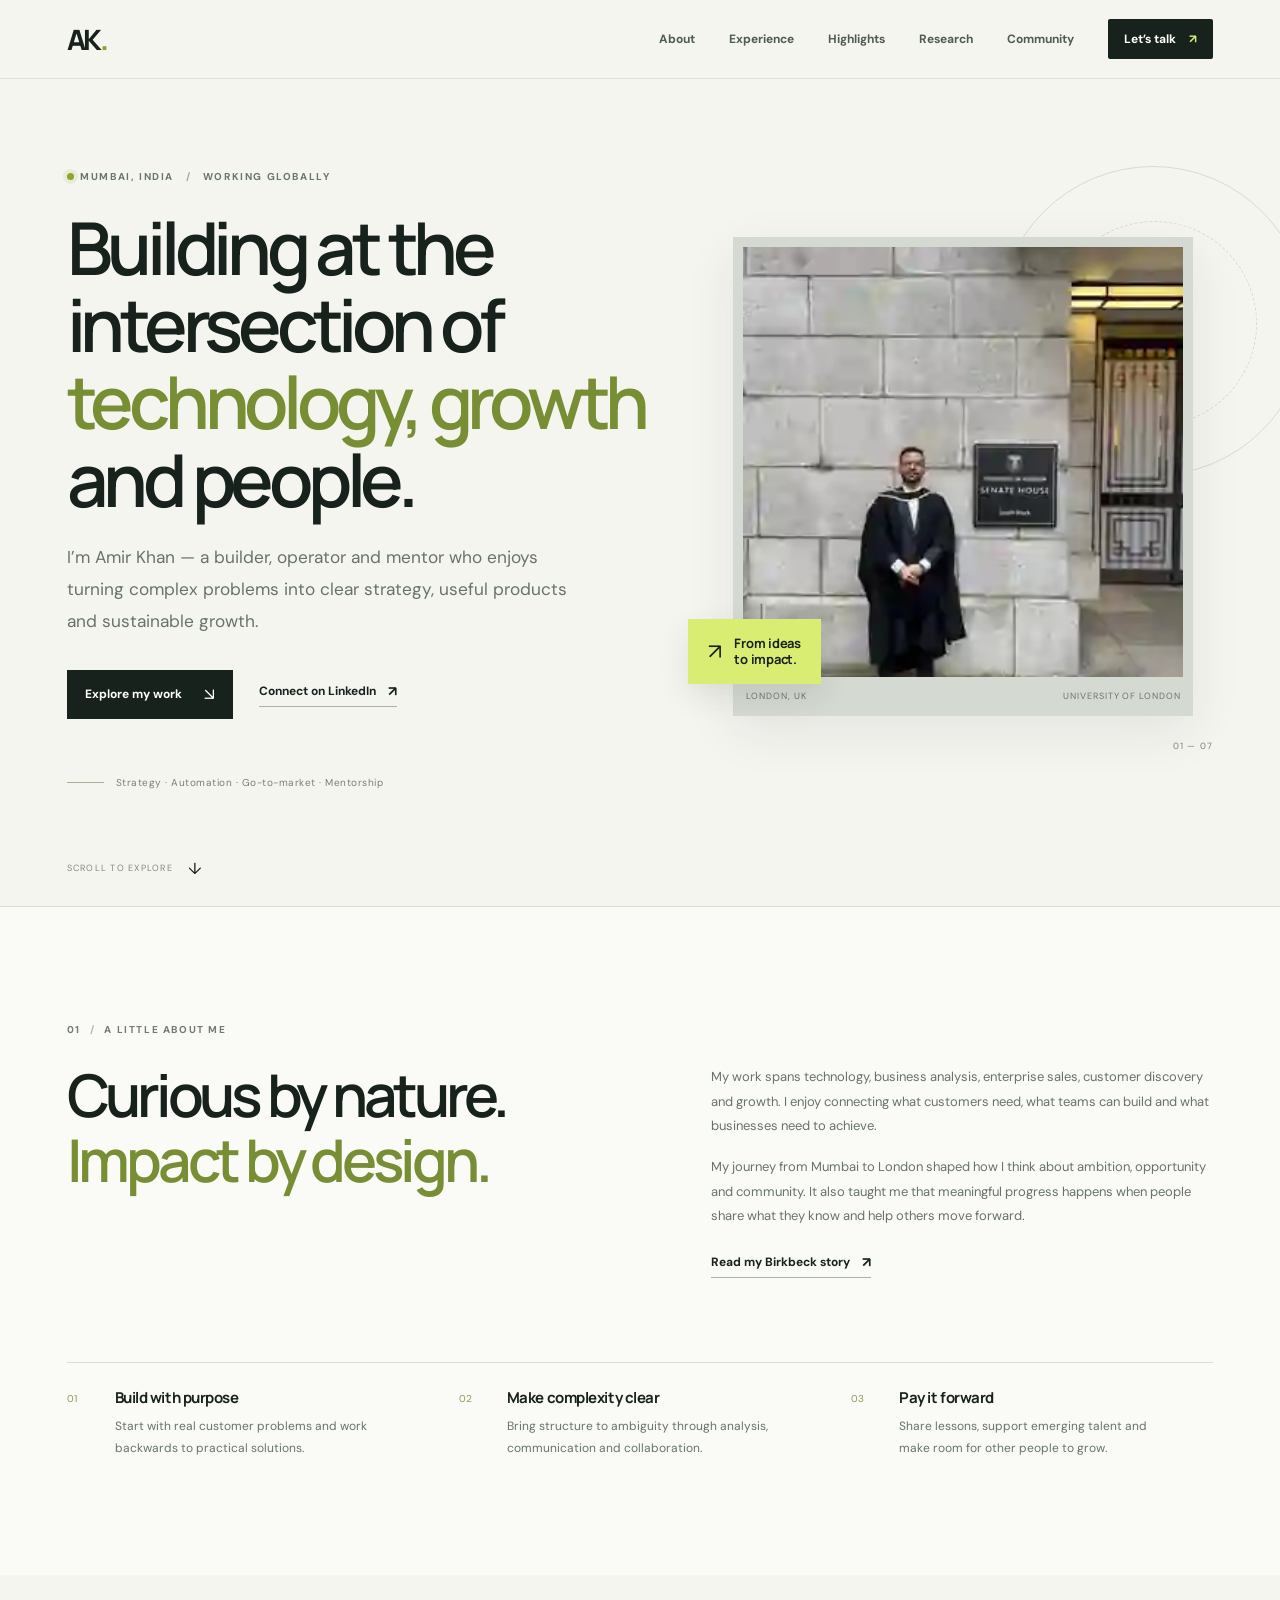
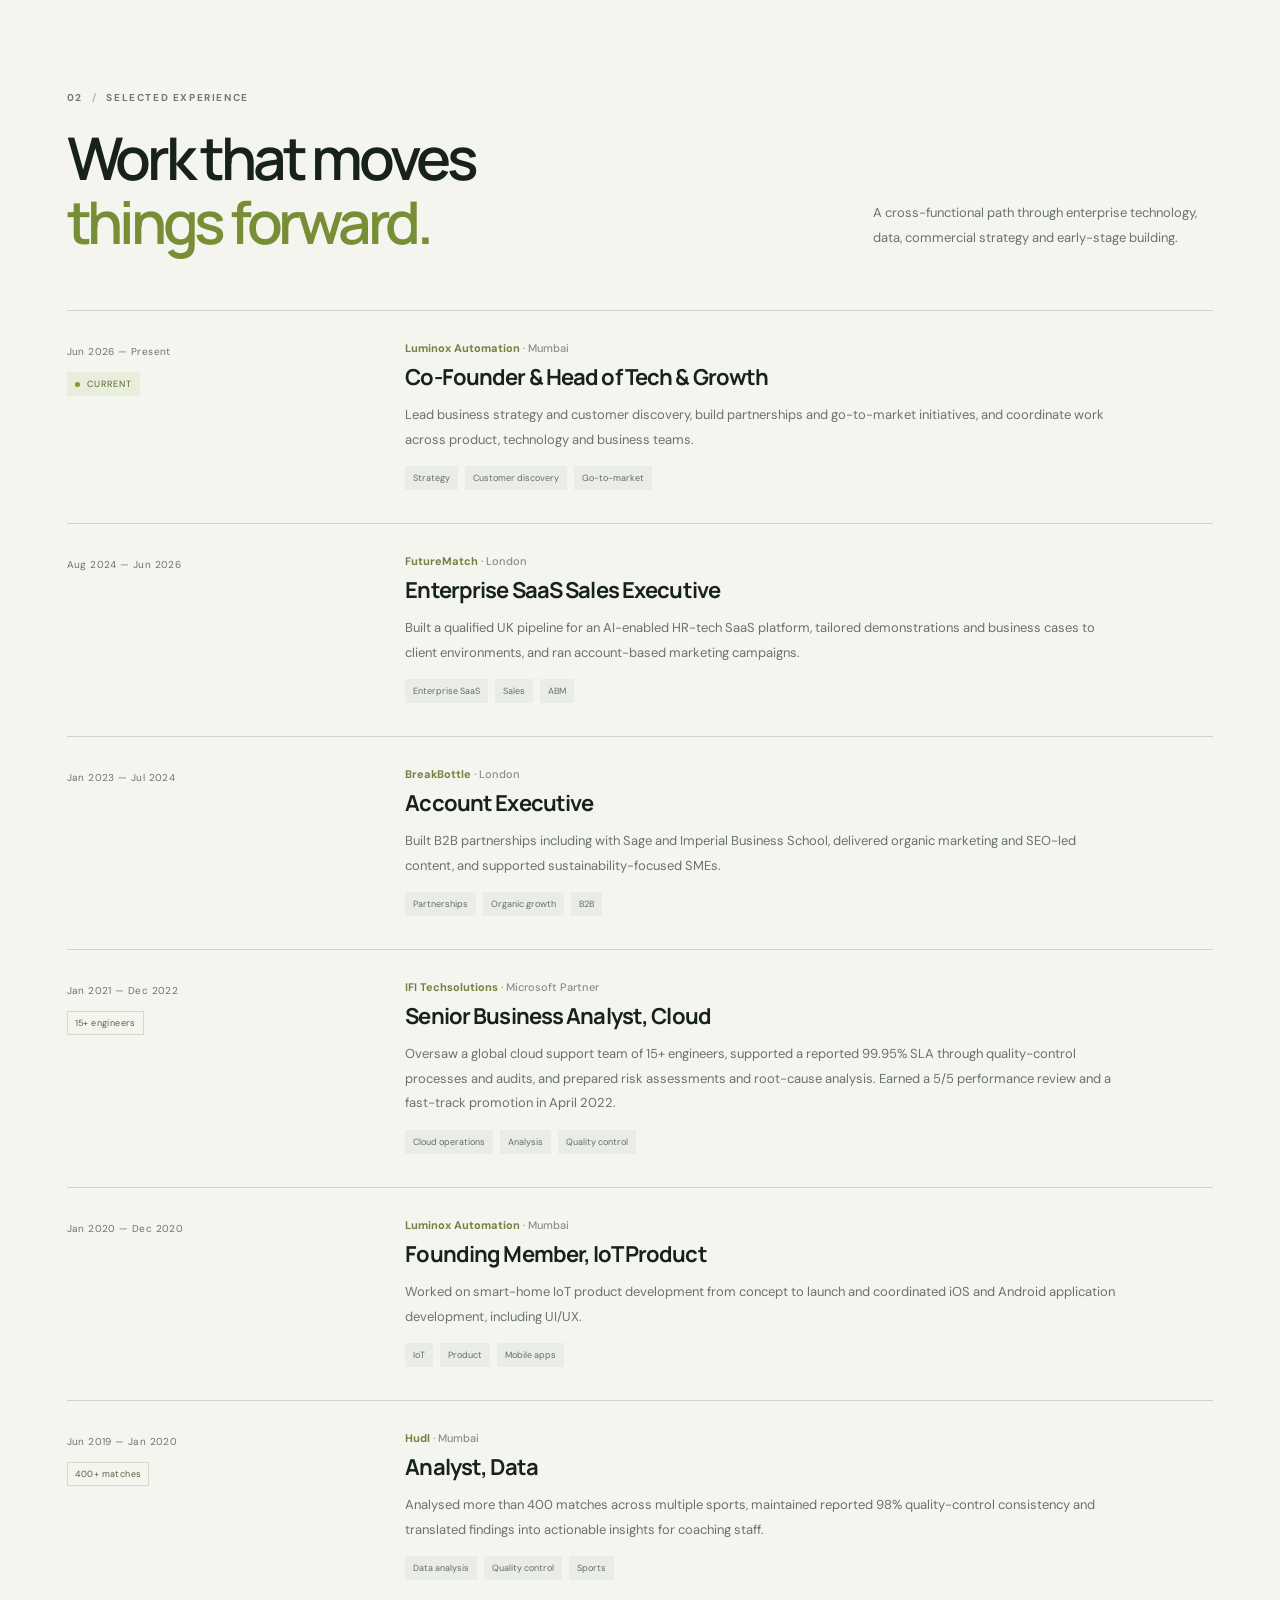
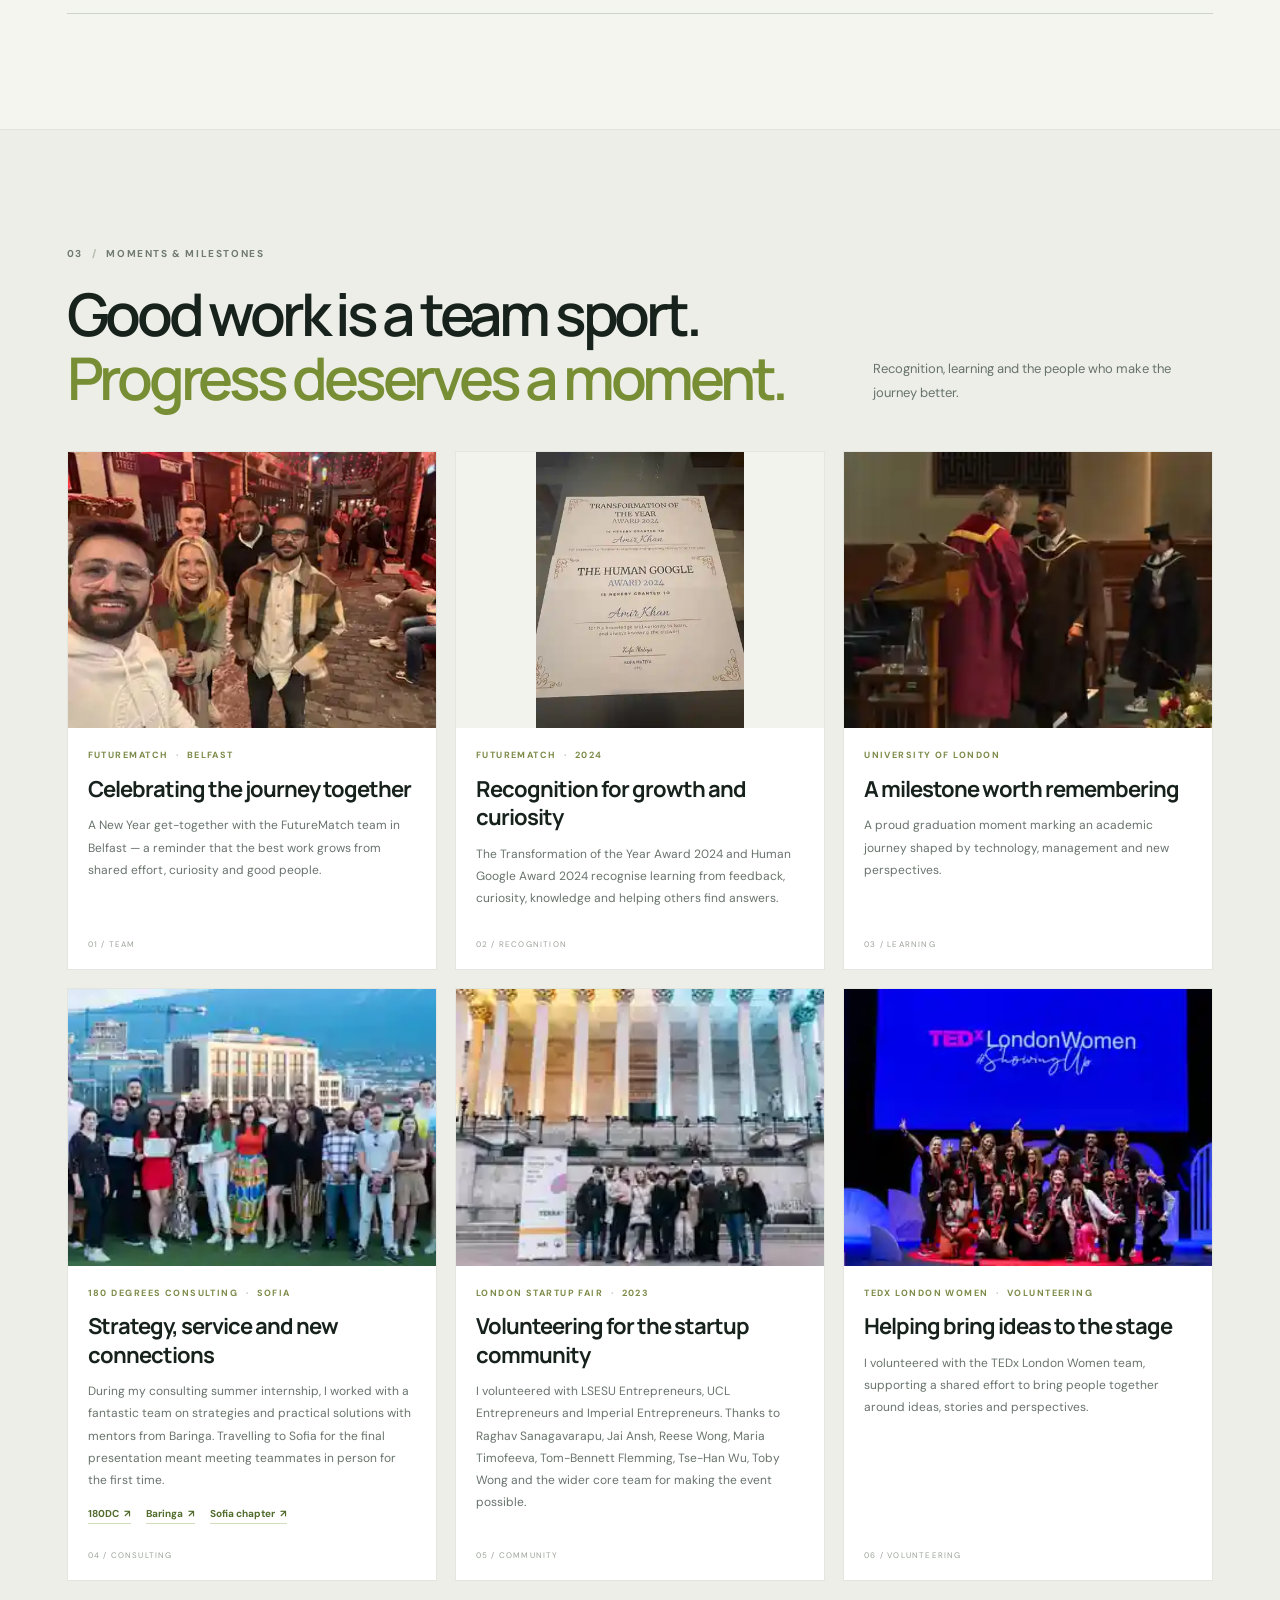
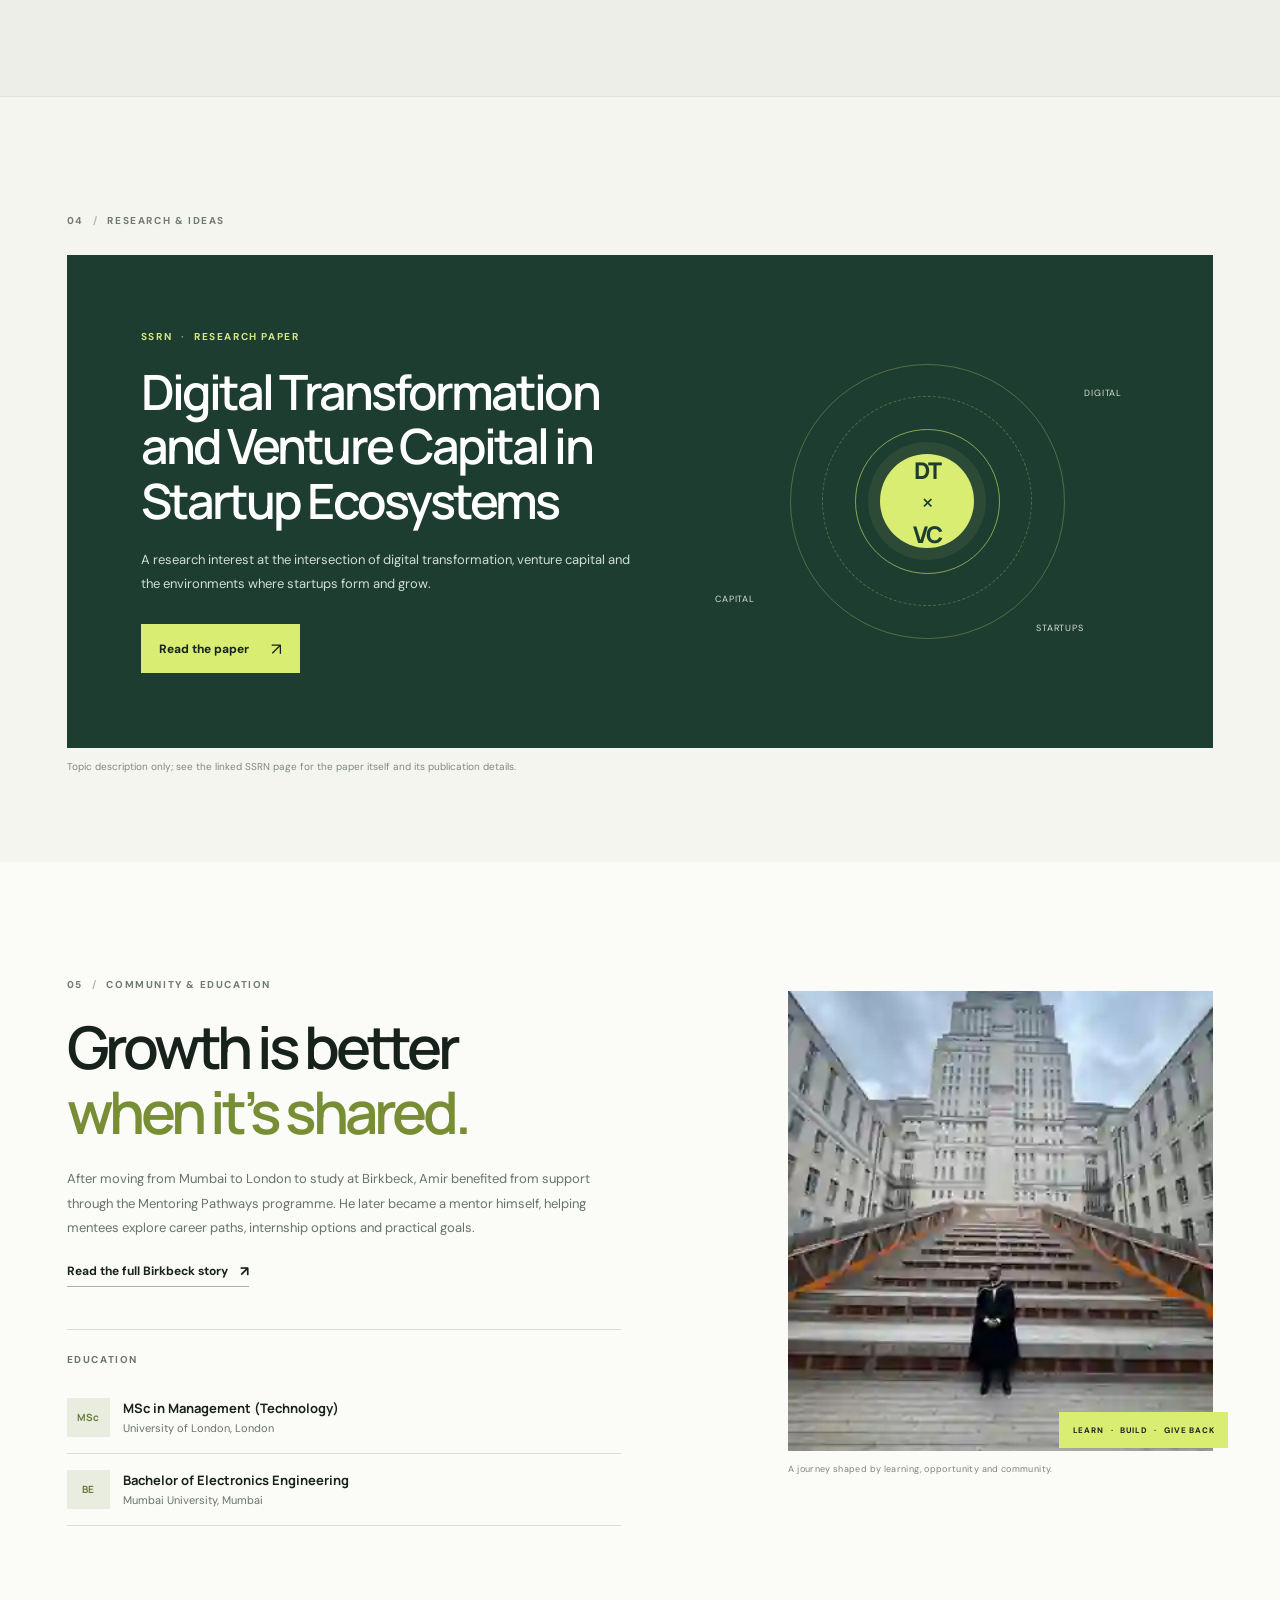
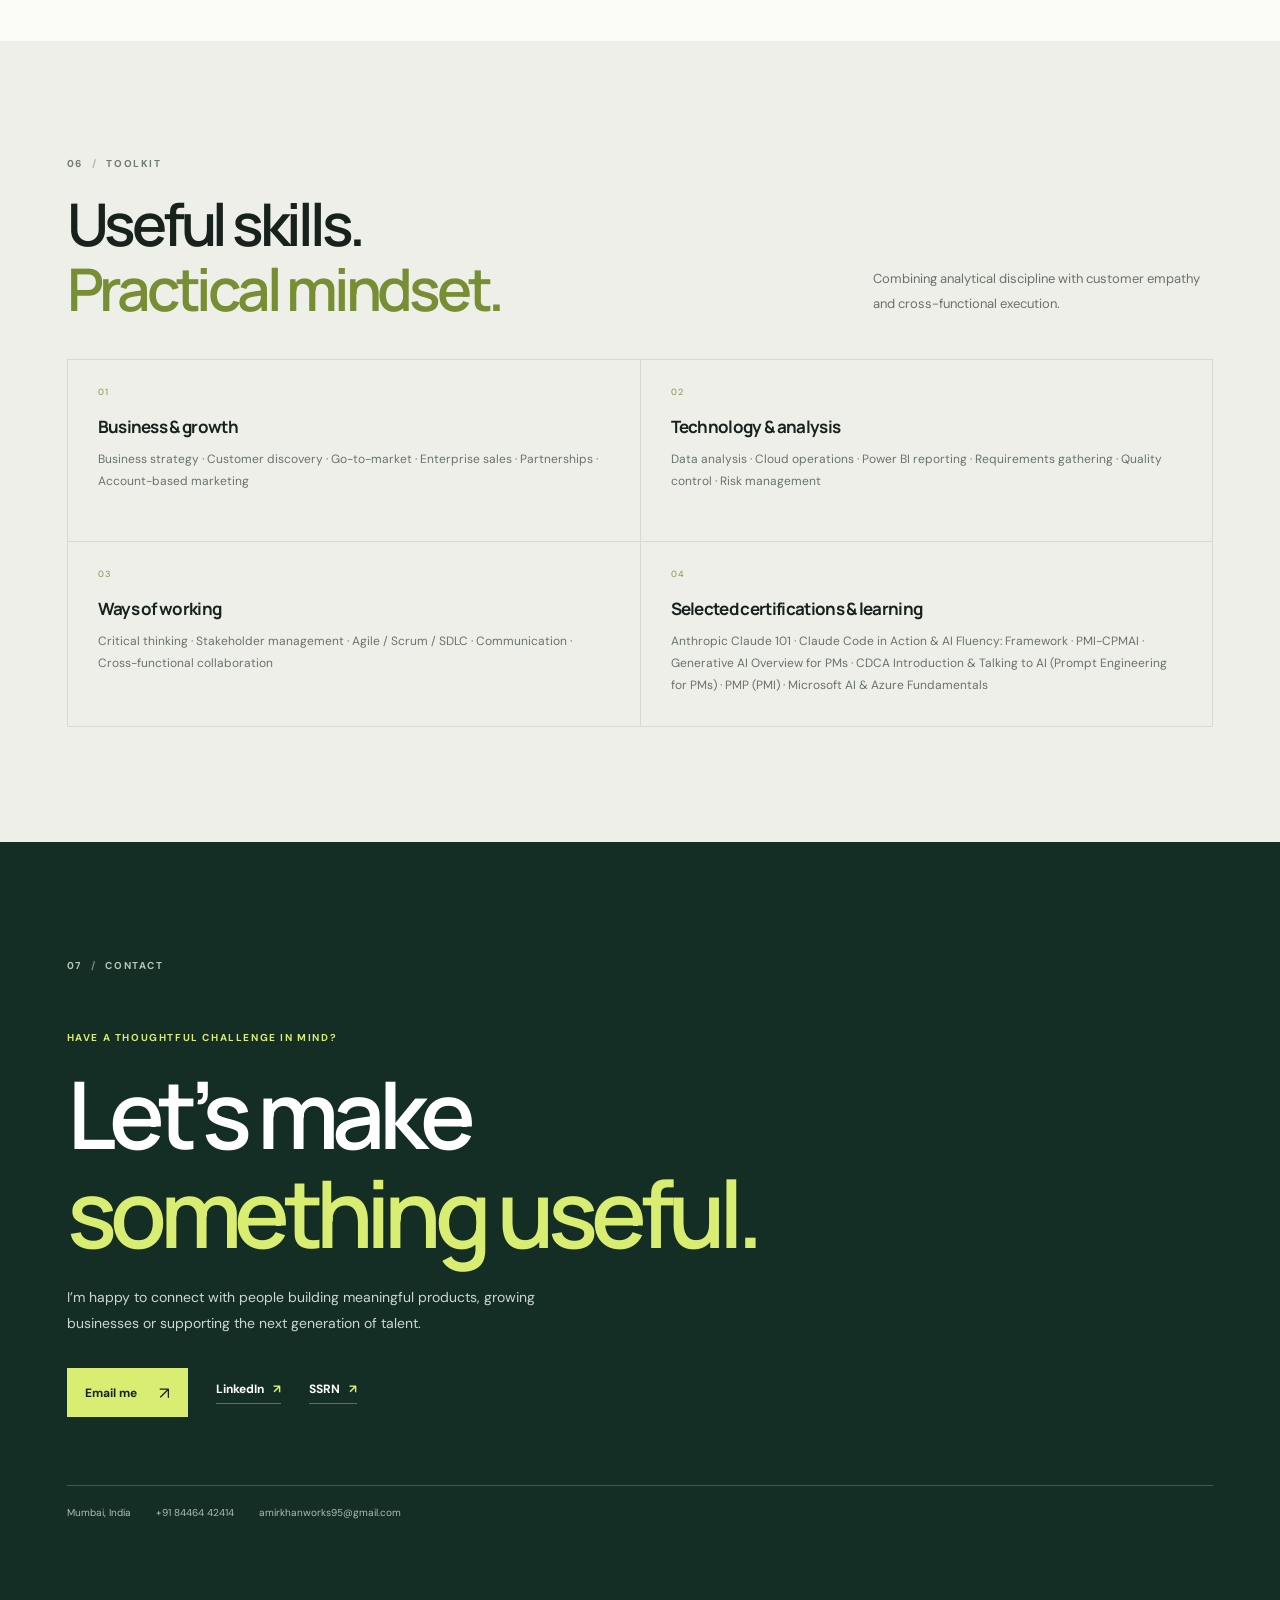
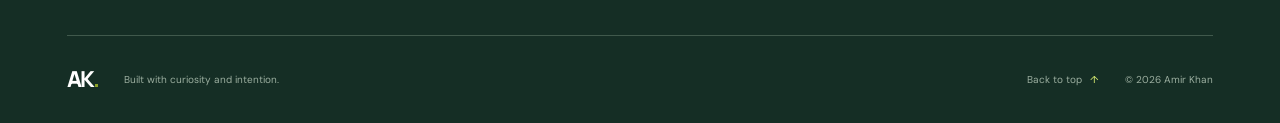
<file: index.html>
<!doctype html>
<html lang="en">
<head>
  <meta charset="utf-8">
  <meta name="viewport" content="width=device-width, initial-scale=1">
  <meta name="theme-color" content="#f5f5f0"><meta name="description" content="Amir Khan is a builder, operator and mentor working across technology, business growth, SaaS, startup ecosystems and mentorship.">
  <meta property="og:type" content="website">
  <meta property="og:title" content="Amir Khan — Builder, Operator, Mentor">
  <meta property="og:description" content="Technology, business growth, startup ecosystems and giving back.">
  <meta name="twitter:card" content="summary">
  <title>Amir Khan — Builder, Operator, Mentor</title>
  <link rel="icon" href="favicon.svg" type="image/svg+xml">
  <link rel="preconnect" href="https://fonts.googleapis.com">
  <link rel="preconnect" href="https://fonts.gstatic.com" crossorigin>
  <link href="https://fonts.googleapis.com/css2?family=DM+Sans:wght@400;500;600;700&family=Manrope:wght@400;500;600;700;800&display=swap" rel="stylesheet">
  <link rel="stylesheet" href="styles.css">
</head>
<body>
  <a class="skip-link" href="#main">Skip to content</a>
  <header class="site-header">
    <div class="header-inner">
      <a class="wordmark" href="#top" aria-label="Amir Khan, home">AK<span>.</span></a>
      <button class="menu-toggle" type="button" aria-expanded="false" aria-controls="site-nav" aria-label="Open navigation">
        <span class="menu-label">Menu</span><span class="menu-icon" aria-hidden="true"><i></i><i></i></span>
      </button>
      <nav id="site-nav" class="site-nav" aria-label="Main navigation">
        <a href="#about">About</a>
        <a href="#experience">Experience</a>
        <a href="#highlights">Highlights</a>
        <a href="#research">Research</a>
        <a href="#community">Community</a>
        <a class="nav-cta" href="#contact">Let’s talk <span aria-hidden="true">↗</span></a>
      </nav>
    </div>
  </header>

  <main id="main">
    <section class="hero section-wrap" id="top" aria-labelledby="hero-title">
      <div class="hero-copy">
        <p class="eyebrow"><span class="availability-dot" aria-hidden="true"></span> Mumbai, India <span class="eyebrow-separator">/</span> Working globally</p>
        <h1 id="hero-title">Building at the intersection of <em>technology, growth</em> and people.</h1>
        <p class="hero-lede">I’m Amir Khan — a builder, operator and mentor who enjoys turning complex problems into clear strategy, useful products and sustainable growth.</p>
        <div class="hero-actions">
          <a class="button button-dark" href="#experience">Explore my work <span aria-hidden="true">↘</span></a>
          <a class="underlined-link" href="https://linkedin.com/in/aaamirkhan" target="_blank" rel="noopener noreferrer">Connect on LinkedIn <span aria-hidden="true">↗</span></a>
        </div>
        <div class="hero-signature"><span class="signature-line" aria-hidden="true"></span><span>Strategy · Automation · Go-to-market · Mentorship</span></div>
      </div>
      <div class="hero-visual">
        <div class="hero-photo">
          <img src="assets/amir-senate-house.webp" alt="Amir Khan outside Senate House at the University of London" width="259" height="346" fetchpriority="high">
          <div class="photo-label"><span>London, UK</span><span>University of London</span></div>
        </div>
        <div class="photo-note"><span class="note-symbol" aria-hidden="true">↗</span><p>From ideas<br>to impact.</p></div>
        <span class="hero-orbit orbit-outer" aria-hidden="true"></span>
        <span class="hero-orbit orbit-inner" aria-hidden="true"></span>
        <span class="hero-index" aria-hidden="true">01 — 07</span>
      </div>
      <a class="scroll-cue" href="#about"><span>Scroll to explore</span><span class="scroll-arrow" aria-hidden="true">↓</span></a>
    </section>

    <section id="about" class="section section-about" aria-labelledby="about-title">
      <div class="section-wrap">
        <div class="section-kicker">01 <span>/</span> A little about me</div>
        <div class="split-heading">
          <h2 id="about-title">Curious by nature.<br><em>Impact by design.</em></h2>
          <div class="body-copy">
            <p>My work spans technology, business analysis, enterprise sales, customer discovery and growth. I enjoy connecting what customers need, what teams can build and what businesses need to achieve.</p>
            <p>My journey from Mumbai to London shaped how I think about ambition, opportunity and community. It also taught me that meaningful progress happens when people share what they know and help others move forward.</p>
            <a class="underlined-link" href="https://www.bbk.ac.uk/news/from-mentee-to-mentor-birkbeck-graduates-journey-comes-full-circle" target="_blank" rel="noopener noreferrer">Read my Birkbeck story <span aria-hidden="true">↗</span></a>
          </div>
        </div>
        <div class="principle-grid">
          <article class="principle"><span class="principle-number">01</span><h3>Build with purpose</h3><p>Start with real customer problems and work backwards to practical solutions.</p></article>
          <article class="principle"><span class="principle-number">02</span><h3>Make complexity clear</h3><p>Bring structure to ambiguity through analysis, communication and collaboration.</p></article>
          <article class="principle"><span class="principle-number">03</span><h3>Pay it forward</h3><p>Share lessons, support emerging talent and make room for other people to grow.</p></article>
        </div>
      </div>
    </section>

    <section id="experience" class="section section-experience" aria-labelledby="experience-title">
      <div class="section-wrap">
        <div class="section-heading">
          <div><div class="section-kicker">02 <span>/</span> Selected experience</div><h2 id="experience-title">Work that moves<br><em>things forward.</em></h2></div>
          <p>A cross-functional path through enterprise technology, data, commercial strategy and early-stage building.</p>
        </div>
        <div class="experience-list">
          <article class="experience-item">
            <div class="experience-meta"><span>Jun 2026 — Present</span><span class="current-tag"><i aria-hidden="true"></i> Current</span></div>
            <div class="experience-content"><p class="company-name">Luminox Automation <span>· Mumbai</span></p><h3>Co-Founder &amp; Head of Tech &amp; Growth</h3><p>Lead business strategy and customer discovery, build partnerships and go-to-market initiatives, and coordinate work across product, technology and business teams.</p><div class="skill-chips"><span>Strategy</span><span>Customer discovery</span><span>Go-to-market</span></div></div>
          </article>
          <article class="experience-item">
            <div class="experience-meta"><span>Aug 2024 — Jun 2026</span></div>
            <div class="experience-content"><p class="company-name">FutureMatch <span>· London</span></p><h3>Enterprise SaaS Sales Executive</h3><p>Built a qualified UK pipeline for an AI-enabled HR-tech SaaS platform, tailored demonstrations and business cases to client environments, and ran account-based marketing campaigns.</p><div class="skill-chips"><span>Enterprise SaaS</span><span>Sales</span><span>ABM</span></div></div>
          </article>
          <article class="experience-item">
            <div class="experience-meta"><span>Jan 2023 — Jul 2024</span></div>
            <div class="experience-content"><p class="company-name">BreakBottle <span>· London</span></p><h3>Account Executive</h3><p>Built B2B partnerships including with Sage and Imperial Business School, delivered organic marketing and SEO-led content, and supported sustainability-focused SMEs.</p><div class="skill-chips"><span>Partnerships</span><span>Organic growth</span><span>B2B</span></div></div>
          </article>
          <article class="experience-item">
            <div class="experience-meta"><span>Jan 2021 — Dec 2022</span><span class="metric">15+ engineers</span></div>
            <div class="experience-content"><p class="company-name">IFI Techsolutions <span>· Microsoft Partner</span></p><h3>Senior Business Analyst, Cloud</h3><p>Oversaw a global cloud support team of 15+ engineers, supported a reported 99.95% SLA through quality-control processes and audits, and prepared risk assessments and root-cause analysis. Earned a 5/5 performance review and a fast-track promotion in April 2022.</p><div class="skill-chips"><span>Cloud operations</span><span>Analysis</span><span>Quality control</span></div></div>
          </article>
          <article class="experience-item">
            <div class="experience-meta"><span>Jan 2020 — Dec 2020</span></div>
            <div class="experience-content"><p class="company-name">Luminox Automation <span>· Mumbai</span></p><h3>Founding Member, IoT Product</h3><p>Worked on smart-home IoT product development from concept to launch and coordinated iOS and Android application development, including UI/UX.</p><div class="skill-chips"><span>IoT</span><span>Product</span><span>Mobile apps</span></div></div>
          </article>
          <article class="experience-item">
            <div class="experience-meta"><span>Jun 2019 — Jan 2020</span><span class="metric">400+ matches</span></div>
            <div class="experience-content"><p class="company-name">Hudl <span>· Mumbai</span></p><h3>Analyst, Data</h3><p>Analysed more than 400 matches across multiple sports, maintained reported 98% quality-control consistency and translated findings into actionable insights for coaching staff.</p><div class="skill-chips"><span>Data analysis</span><span>Quality control</span><span>Sports</span></div></div>
          </article>
        </div>
      </div>
    </section>

    <section id="highlights" class="section section-highlights" aria-labelledby="highlights-title">
      <div class="section-wrap">
        <div class="section-heading">
          <div><div class="section-kicker">03 <span>/</span> Moments &amp; milestones</div><h2 id="highlights-title">Good work is a team sport.<br><em>Progress deserves a moment.</em></h2></div>
          <p>Recognition, learning and the people who make the journey better.</p>
        </div>
        <div class="highlight-grid">
          <article class="highlight-card">
            <a class="highlight-image" href="assets/futurematch-celebration.webp" target="_blank" rel="noopener noreferrer" aria-label="View FutureMatch celebration photograph"><img src="assets/futurematch-celebration.webp" alt="FutureMatch colleagues celebrating together in Belfast" width="480" height="360" loading="lazy"></a>
            <div class="highlight-body"><p class="eyebrow">FutureMatch <span>·</span> Belfast</p><h3>Celebrating the journey together</h3><p>A New Year get-together with the FutureMatch team in Belfast — a reminder that the best work grows from shared effort, curiosity and good people.</p><span class="card-index">01 / TEAM</span></div>
          </article>
          <article class="highlight-card">
            <a class="highlight-image highlight-image-awards" href="assets/futurematch-awards.webp" target="_blank" rel="noopener noreferrer" aria-label="View FutureMatch award photograph"><img src="assets/futurematch-awards.webp" alt="Transformation of the Year and Human Google awards presented to Amir Khan in 2024" width="360" height="480" loading="lazy"></a>
            <div class="highlight-body"><p class="eyebrow">FutureMatch <span>·</span> 2024</p><h3>Recognition for growth and curiosity</h3><p>The Transformation of the Year Award 2024 and Human Google Award 2024 recognise learning from feedback, curiosity, knowledge and helping others find answers.</p><span class="card-index">02 / RECOGNITION</span></div>
          </article>
          <article class="highlight-card">
            <a class="highlight-image" href="assets/university-of-london-graduation.webp" target="_blank" rel="noopener noreferrer" aria-label="View University of London graduation photograph"><img src="assets/university-of-london-graduation.webp" alt="Amir Khan receiving his degree at a University of London graduation ceremony" width="480" height="320" loading="lazy"></a>
            <div class="highlight-body"><p class="eyebrow">University of London</p><h3>A milestone worth remembering</h3><p>A proud graduation moment marking an academic journey shaped by technology, management and new perspectives.</p><span class="card-index">03 / LEARNING</span></div>
          </article>
          <article class="highlight-card">
            <a class="highlight-image" href="assets/180dc-sofia-team.webp" target="_blank" rel="noopener noreferrer" aria-label="View 180 Degrees Consulting Sofia team photograph"><img src="assets/180dc-sofia-team.webp" alt="The 180 Degrees Consulting Sofia chapter team together in Bulgaria" width="480" height="272" loading="lazy"></a>
            <div class="highlight-body"><p class="eyebrow">180 Degrees Consulting <span>·</span> Sofia</p><h3>Strategy, service and new connections</h3><p>During my consulting summer internship, I worked with a fantastic team on strategies and practical solutions with mentors from Baringa. Travelling to Sofia for the final presentation meant meeting teammates in person for the first time.</p><div class="card-links"><a href="https://www.linkedin.com/company/180degreesconsulting/" target="_blank" rel="noopener noreferrer">180DC <span aria-hidden="true">↗</span></a><a href="https://www.linkedin.com/company/baringa/" target="_blank" rel="noopener noreferrer">Baringa <span aria-hidden="true">↗</span></a><a href="https://www.linkedin.com/company/180degreesconsultingsofia/" target="_blank" rel="noopener noreferrer">Sofia chapter <span aria-hidden="true">↗</span></a></div><span class="card-index">04 / CONSULTING</span></div>
          </article>
          <article class="highlight-card">
            <a class="highlight-image" href="assets/london-startup-fair.webp" target="_blank" rel="noopener noreferrer" aria-label="View London Startup Fair 2023 volunteer photograph"><img src="assets/london-startup-fair.webp" alt="London Startup Fair volunteer team outside Senate House, University of London" width="800" height="600" loading="lazy"></a>
            <div class="highlight-body"><p class="eyebrow">London Startup Fair <span>·</span> 2023</p><h3>Volunteering for the startup community</h3><p>I volunteered with LSESU Entrepreneurs, UCL Entrepreneurs and Imperial Entrepreneurs. Thanks to Raghav Sanagavarapu, Jai Ansh, Reese Wong, Maria Timofeeva, Tom-Bennett Flemming, Tse-Han Wu, Toby Wong and the wider core team for making the event possible.</p><span class="card-index">05 / COMMUNITY</span></div>
          </article>
          <article class="highlight-card">
            <a class="highlight-image" href="assets/tedx-london-volunteer.webp" target="_blank" rel="noopener noreferrer" aria-label="View TEDx London Women volunteer team photograph"><img src="assets/tedx-london-volunteer.webp" alt="TEDx London Women volunteer team on stage beneath the event's #ShowingUp screen" width="560" height="373" loading="lazy"></a>
            <div class="highlight-body"><p class="eyebrow">TEDx London Women <span>·</span> Volunteering</p><h3>Helping bring ideas to the stage</h3><p>I volunteered with the TEDx London Women team, supporting a shared effort to bring people together around ideas, stories and perspectives.</p><span class="card-index">06 / VOLUNTEERING</span></div>
          </article>
        </div>
      </div>
    </section>

    <section id="research" class="section section-research" aria-labelledby="research-title">
      <div class="section-wrap">
        <div class="section-kicker">04 <span>/</span> Research &amp; ideas</div>
        <div class="research-panel">
          <div class="research-copy">
            <p class="eyebrow">SSRN <span>·</span> Research paper</p>
            <h2 id="research-title">Digital Transformation and Venture Capital in Startup Ecosystems</h2>
            <p>A research interest at the intersection of digital transformation, venture capital and the environments where startups form and grow.</p>
            <a class="button button-light" href="https://papers.ssrn.com/sol3/papers.cfm?abstract_id=6210800" target="_blank" rel="noopener noreferrer">Read the paper <span aria-hidden="true">↗</span></a>
          </div>
          <div class="research-art" aria-hidden="true">
            <div class="art-ring art-ring-one"></div><div class="art-ring art-ring-two"></div><div class="art-ring art-ring-three"></div>
            <div class="art-core">DT<span>×</span>VC</div><span class="art-label art-label-one">Digital</span><span class="art-label art-label-two">Capital</span><span class="art-label art-label-three">Startups</span>
          </div>
        </div>
        <p class="research-note">Topic description only; see the linked SSRN page for the paper itself and its publication details.</p>
      </div>
    </section>

    <section id="community" class="section section-community" aria-labelledby="community-title">
      <div class="section-wrap community-grid">
        <div class="community-copy">
          <div class="section-kicker">05 <span>/</span> Community &amp; education</div>
          <h2 id="community-title">Growth is better<br><em>when it’s shared.</em></h2>
          <p>After moving from Mumbai to London to study at Birkbeck, Amir benefited from support through the Mentoring Pathways programme. He later became a mentor himself, helping mentees explore career paths, internship options and practical goals.</p>
          <a class="underlined-link" href="https://www.bbk.ac.uk/news/from-mentee-to-mentor-birkbeck-graduates-journey-comes-full-circle" target="_blank" rel="noopener noreferrer">Read the full Birkbeck story <span aria-hidden="true">↗</span></a>
          <div class="education-block">
            <p class="eyebrow">Education</p>
            <article class="education-item"><div class="education-monogram">MSc</div><div><h3>MSc in Management (Technology)</h3><p>University of London, London</p></div></article>
            <article class="education-item"><div class="education-monogram">BE</div><div><h3>Bachelor of Electronics Engineering</h3><p>Mumbai University, Mumbai</p></div></article>
          </div>
        </div>
        <div class="community-visual">
          <img src="assets/amir-university-steps.webp" alt="Amir at the steps of Senate House, University of London" width="259" height="346" loading="lazy">
          <div class="community-stamp"><span>LEARN</span><i aria-hidden="true">·</i><span>BUILD</span><i aria-hidden="true">·</i><span>GIVE BACK</span></div>
          <p class="image-caption">A journey shaped by learning, opportunity and community.</p>
        </div>
      </div>
    </section>

    <section id="toolkit" class="section section-toolkit" aria-labelledby="toolkit-title">
      <div class="section-wrap">
        <div class="section-heading">
          <div><div class="section-kicker">06 <span>/</span> Toolkit</div><h2 id="toolkit-title">Useful skills.<br><em>Practical mindset.</em></h2></div>
          <p>Combining analytical discipline with customer empathy and cross-functional execution.</p>
        </div>
        <div class="toolkit-grid">
          <article><span class="toolkit-number">01</span><h3>Business &amp; growth</h3><p>Business strategy · Customer discovery · Go-to-market · Enterprise sales · Partnerships · Account-based marketing</p></article>
          <article><span class="toolkit-number">02</span><h3>Technology &amp; analysis</h3><p>Data analysis · Cloud operations · Power BI reporting · Requirements gathering · Quality control · Risk management</p></article>
          <article><span class="toolkit-number">03</span><h3>Ways of working</h3><p>Critical thinking · Stakeholder management · Agile / Scrum / SDLC · Communication · Cross-functional collaboration</p></article>
          <article class="certifications"><span class="toolkit-number">04</span><h3>Selected certifications &amp; learning</h3><p>Anthropic Claude 101 · Claude Code in Action &amp; AI Fluency: Framework · PMI-CPMAI · Generative AI Overview for PMs · CDCA Introduction &amp; Talking to AI (Prompt Engineering for PMs) · PMP (PMI) · Microsoft AI &amp; Azure Fundamentals</p></article>
        </div>
      </div>
    </section>

    <section id="contact" class="section section-contact" aria-labelledby="contact-title">
      <div class="section-wrap contact-inner">
        <div class="section-kicker">07 <span>/</span> Contact</div>
        <p class="eyebrow">Have a thoughtful challenge in mind?</p>
        <h2 id="contact-title">Let’s make<br><em>something useful.</em></h2>
        <p class="contact-lede">I’m happy to connect with people building meaningful products, growing businesses or supporting the next generation of talent.</p>
        <div class="contact-actions">
          <a class="button button-light" href="mailto:amirkhanworks95@gmail.com">Email me <span aria-hidden="true">↗</span></a>
          <a class="contact-secondary" href="https://linkedin.com/in/aaamirkhan" target="_blank" rel="noopener noreferrer">LinkedIn <span aria-hidden="true">↗</span></a>
          <a class="contact-secondary" href="https://papers.ssrn.com/sol3/papers.cfm?abstract_id=6210800" target="_blank" rel="noopener noreferrer">SSRN <span aria-hidden="true">↗</span></a>
        </div>
        <div class="contact-details"><span>Mumbai, India</span><a href="tel:+918446424214">+91 84464 42414</a><a href="mailto:amirkhanworks95@gmail.com">amirkhanworks95@gmail.com</a></div>
      </div>
    </section>
  </main>

  <footer class="site-footer">
    <div class="footer-inner section-wrap">
      <a class="wordmark" href="#top" aria-label="Back to top">AK<span>.</span></a>
      <p>Built with curiosity and intention.</p>
      <a class="footer-top" href="#top">Back to top <span aria-hidden="true">↑</span></a>
      <span class="copyright">© <span id="year"></span> Amir Khan</span>
    </div>
  </footer>
  <script src="script.js"></script>
</body>
</html>
</file>
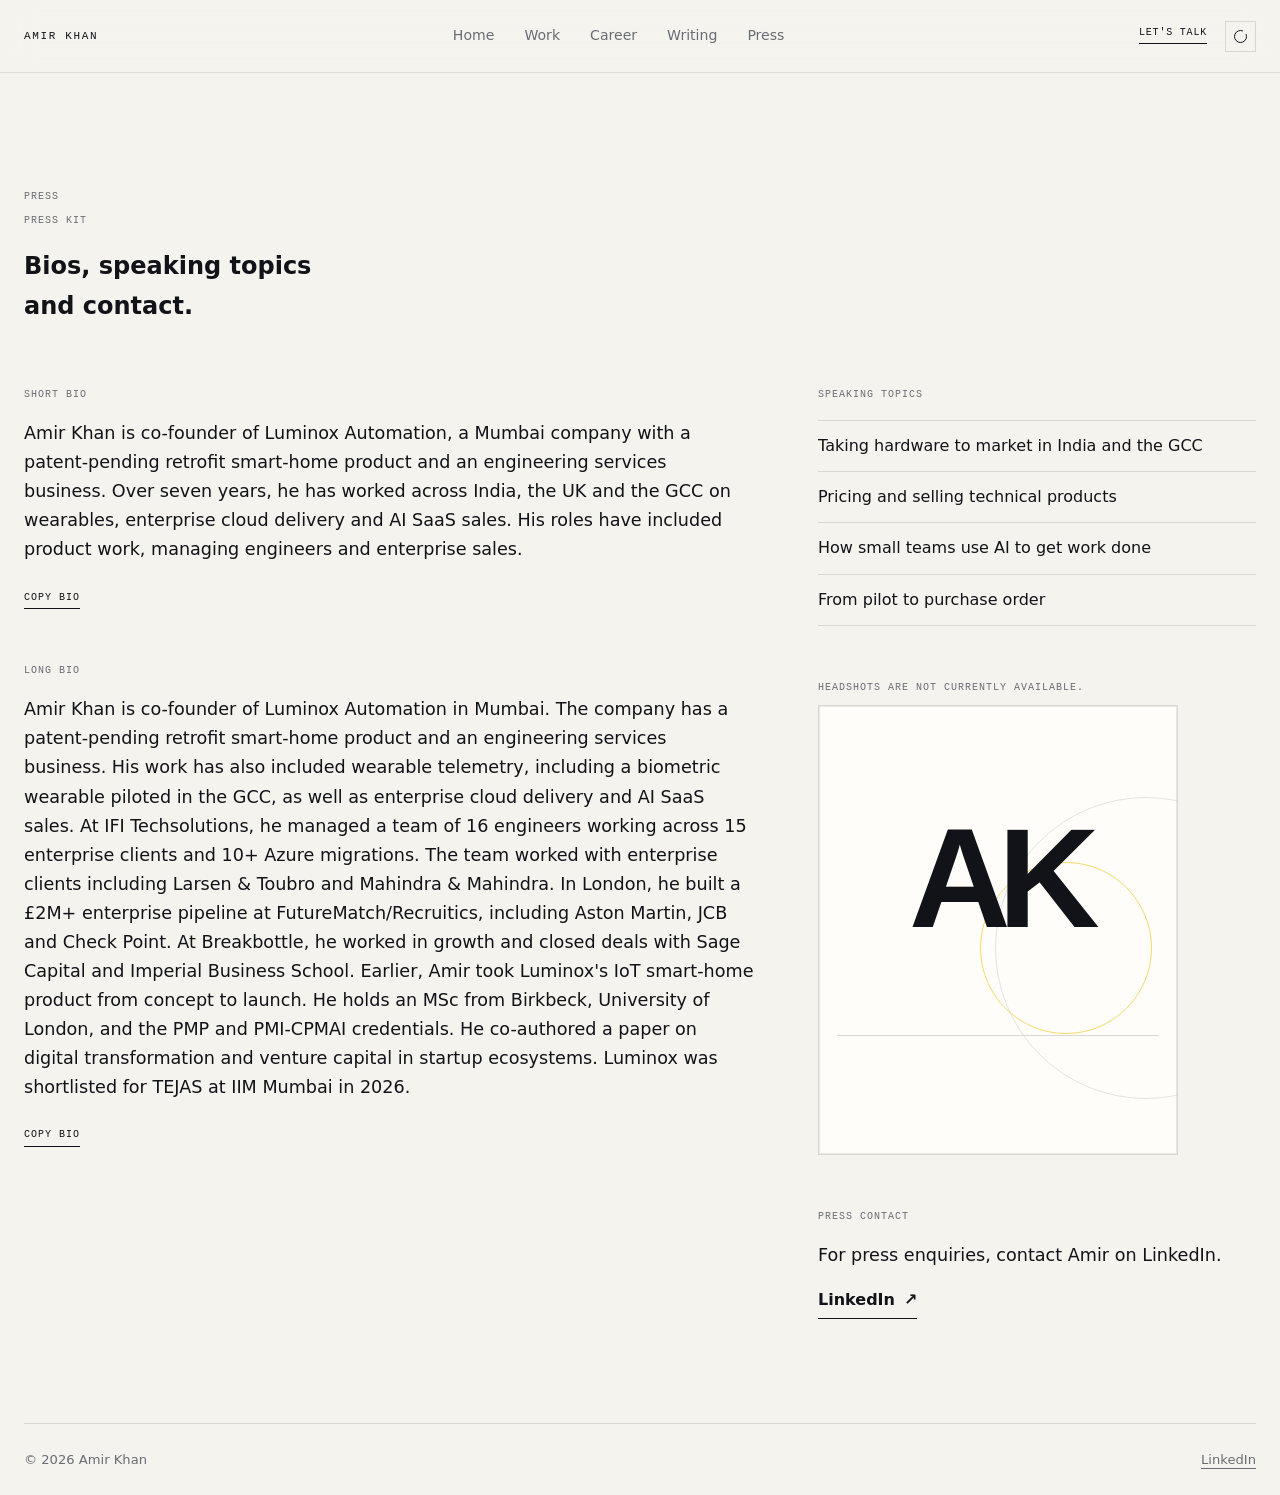
<file: press/index.html>
<!doctype html><html lang="en-GB"><head><meta charset="utf-8"><meta name="viewport" content="width=device-width, initial-scale=1"><title>Press kit | Amir Khan</title><meta name="description" content="Press kit for Amir Khan, co-founder of Luminox Automation."><link rel="canonical" href="https://amirkhanworks.github.io/me/press/"><meta property="og:title" content="Press kit | Amir Khan"><meta property="og:image" content="https://amirkhanworks.github.io/me/assets/img/og-image.svg"><link rel="stylesheet" href="../assets/css/styles.css"><link rel="icon" href="../assets/favicon/favicon.svg" type="image/svg+xml"></head><body><a class="skip-link" href="#main">Skip to content</a><header class="site-header"><div class="header-inner"><a class="brand" href="../">AMIR KHAN</a><nav class="nav" aria-label="Primary navigation"><a href="../">Home</a><a href="../#work">Work</a><a href="../#career">Career</a><a href="../writing/">Writing</a><a href="./">Press</a></nav><div class="nav-actions"><a class="nav-cta" href="../#contact">Let's talk</a><button class="theme-toggle" type="button" aria-label="Switch colour theme"><span></span></button></div></div></header><main id="main"><section class="section"><div class="section-heading"><p class="section-index">PRESS</p><div><p class="eyebrow">Press kit</p><h1>Bios, speaking topics<br>and contact.</h1></div></div><div class="press-layout"><div><p class="eyebrow">Short bio</p><p id="short-bio">Amir Khan is co-founder of Luminox Automation, a Mumbai company with a patent-pending retrofit smart-home product and an engineering services business. Over seven years, he has worked across India, the UK and the GCC on wearables, enterprise cloud delivery and AI SaaS sales. His roles have included product work, managing engineers and enterprise sales.</p><button class="copy-button" type="button" data-copy="short-bio">Copy bio</button><p class="eyebrow press-note">Long bio</p><p id="long-bio">Amir Khan is co-founder of Luminox Automation in Mumbai. The company has a patent-pending retrofit smart-home product and an engineering services business. His work has also included wearable telemetry, including a biometric wearable piloted in the GCC, as well as enterprise cloud delivery and AI SaaS sales. At IFI Techsolutions, he managed a team of 16 engineers working across 15 enterprise clients and 10+ Azure migrations. The team worked with enterprise clients including Larsen &amp; Toubro and Mahindra &amp; Mahindra. In London, he built a £2M+ enterprise pipeline at FutureMatch/Recruitics, including Aston Martin, JCB and Check Point. At Breakbottle, he worked in growth and closed deals with Sage Capital and Imperial Business School. Earlier, Amir took Luminox's IoT smart-home product from concept to launch. He holds an MSc from Birkbeck, University of London, and the PMP and PMI-CPMAI credentials. He co-authored a paper on digital transformation and venture capital in startup ecosystems. Luminox was shortlisted for TEJAS at IIM Mumbai in 2026.</p><button class="copy-button" type="button" data-copy="long-bio">Copy bio</button></div><div><p class="eyebrow">Speaking topics</p><ul><li>Taking hardware to market in India and the GCC</li><li>Pricing and selling technical products</li><li>How small teams use AI to get work done</li><li>From pilot to purchase order</li></ul><p class="eyebrow press-note">Headshots are not currently available.</p><div class="portrait-placeholder"><div class="portrait-top"><span></span><span></span></div><div class="portrait-monogram">AK</div><div class="portrait-rule"></div><div class="portrait-bottom"><span></span><span></span><span></span></div></div><p class="eyebrow press-note">Press contact</p><p>For press enquiries, contact Amir on LinkedIn.</p><a class="text-link" href="https://www.linkedin.com/in/amirkhanworks/">LinkedIn <span>↗</span></a></div></div></section></main><footer class="site-footer"><span>© 2026 Amir Khan</span><span></span><a href="https://www.linkedin.com/in/amirkhanworks/">LinkedIn</a></footer><script src="../assets/js/main.js" defer></script></body></html>
</file>
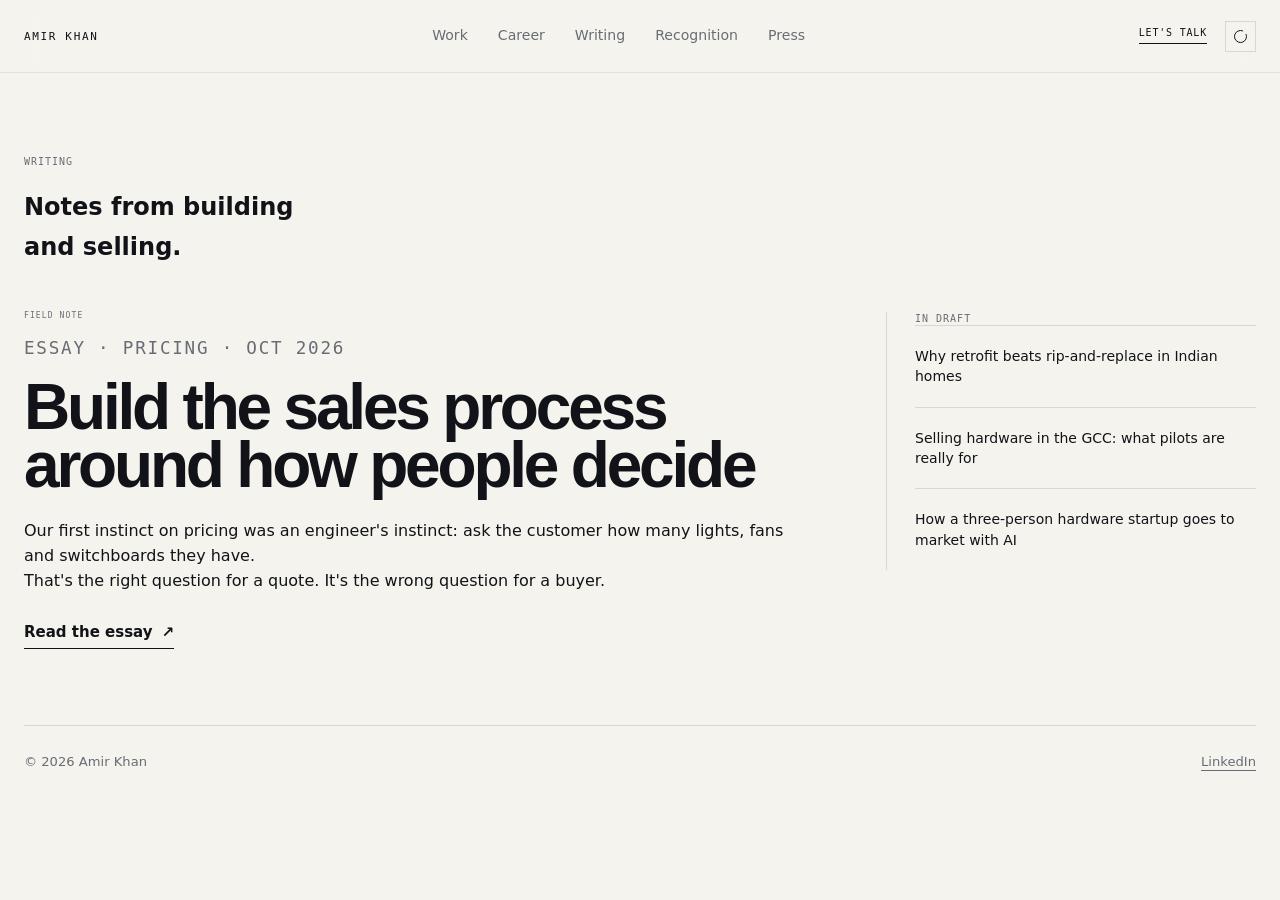
<file: writing/index.html>
<!doctype html><html lang="en-GB"><head><meta charset="utf-8"><meta name="viewport" content="width=device-width, initial-scale=1"><title>Writing | Amir Khan</title><meta name="description" content="Writing by Amir Khan on pricing, go-to-market and technical products."><link rel="canonical" href="https://amirkhanworks.github.io/me/writing/"><meta property="og:title" content="Writing | Amir Khan"><meta property="og:description" content="Notes on pricing, go-to-market and technical products."><meta property="og:image" content="https://amirkhanworks.github.io/me/assets/img/og-image.svg"><link rel="stylesheet" href="../assets/css/styles.css"><link rel="icon" href="../assets/favicon/favicon.svg" type="image/svg+xml"></head><body><a class="skip-link" href="#main">Skip to content</a><header class="site-header"><div class="header-inner"><a class="brand" href="../">AMIR KHAN</a><nav class="nav" aria-label="Primary navigation"><a href="../#work">Work</a><a href="../#career">Career</a><a href="./">Writing</a><a href="../#recognition">Recognition</a><a href="../press/">Press</a></nav><div class="nav-actions"><a class="nav-cta" href="../#contact">Let's talk</a><button class="theme-toggle" type="button" aria-label="Switch colour theme"><span></span></button></div></div></header><main id="main"><section class="section writing-section"><div class="section-heading"><div><p class="eyebrow">Writing</p><h1>Notes from building<br>and selling.</h1></div></div><div class="writing-layout"><article class="featured-essay"><p class="eyebrow">Essay · Pricing · Oct 2026</p><h2>Build the sales process around how people decide</h2><p>Our first instinct on pricing was an engineer's instinct: ask the customer how many lights, fans and switchboards they have.</p><p>That's the right question for a quote. It's the wrong question for a buyer.</p><a class="text-link" href="sales-process-how-people-decide.html">Read the essay <span>↗</span></a></article><div class="drafts"><p class="eyebrow">In draft</p><a href="./">Why retrofit beats rip-and-replace in Indian homes</a><a href="./">Selling hardware in the GCC: what pilots are really for</a><a href="./">How a three-person hardware startup goes to market with AI</a></div></div></section></main><footer class="site-footer"><span>© 2026 Amir Khan</span><span></span><a href="https://www.linkedin.com/in/amirkhanworks/">LinkedIn</a></footer><script src="../assets/js/main.js" defer></script></body></html>
</file>
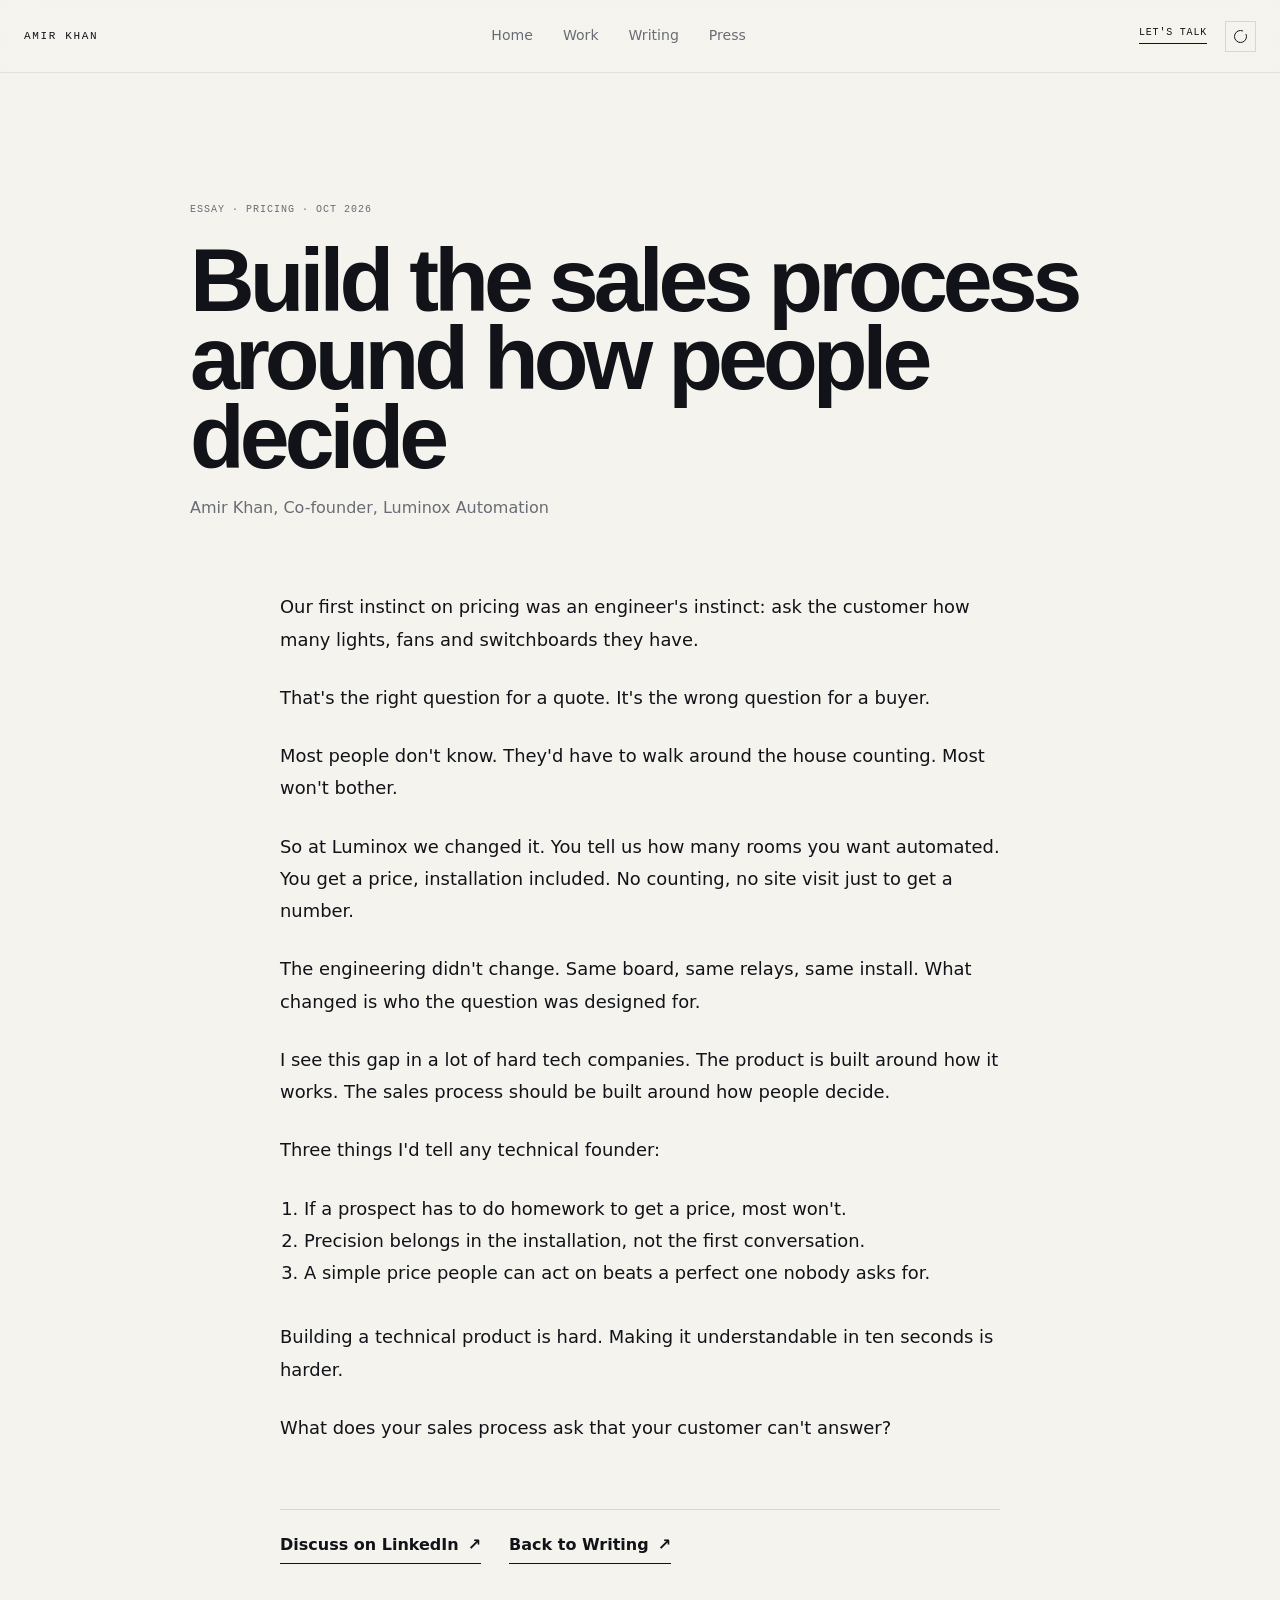
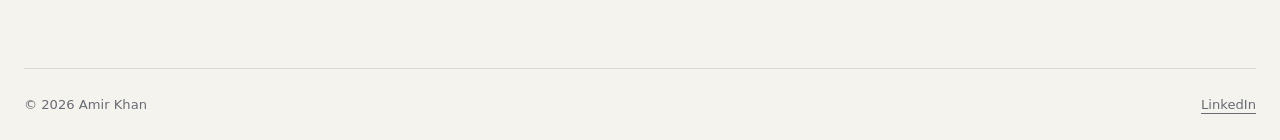
<file: writing/sales-process-how-people-decide.html>
<!doctype html><html lang="en-GB"><head><meta charset="utf-8"><meta name="viewport" content="width=device-width, initial-scale=1"><title>Build the sales process around how people decide | Amir Khan</title><meta name="description" content="Essay by Amir Khan on building a sales process around how technical buyers decide."><link rel="canonical" href="https://amirkhanworks.github.io/me/writing/sales-process-how-people-decide.html"><meta property="og:title" content="Build the sales process around how people decide | Amir Khan"><meta property="og:image" content="https://amirkhanworks.github.io/me/assets/img/og-image.svg"><link rel="stylesheet" href="../assets/css/styles.css"><link rel="icon" href="../assets/favicon/favicon.svg" type="image/svg+xml"></head><body><a class="skip-link" href="#main">Skip to content</a><header class="site-header"><div class="header-inner"><a class="brand" href="../">AMIR KHAN</a><nav class="nav" aria-label="Primary navigation"><a href="../">Home</a><a href="../#work">Work</a><a href="./">Writing</a><a href="../press/">Press</a></nav><div class="nav-actions"><a class="nav-cta" href="../#contact">Let's talk</a><button class="theme-toggle" type="button" aria-label="Switch colour theme"><span></span></button></div></div></header><main id="main"><article class="section essay-page"><div class="essay-wrap"><p class="eyebrow">Essay · Pricing · Oct 2026</p><h1>Build the sales process around how people decide</h1><p class="role">Amir Khan, Co-founder, Luminox Automation</p><div class="essay-body"><p>Our first instinct on pricing was an engineer's instinct: ask the customer how many lights, fans and switchboards they have.</p><p>That's the right question for a quote. It's the wrong question for a buyer.</p><p>Most people don't know. They'd have to walk around the house counting. Most won't bother.</p><p>So at Luminox we changed it. You tell us how many rooms you want automated. You get a price, installation included. No counting, no site visit just to get a number.</p><p>The engineering didn't change. Same board, same relays, same install. What changed is who the question was designed for.</p><p>I see this gap in a lot of hard tech companies. The product is built around how it works. The sales process should be built around how people decide.</p><p>Three things I'd tell any technical founder:</p><ol><li>If a prospect has to do homework to get a price, most won't.</li><li>Precision belongs in the installation, not the first conversation.</li><li>A simple price people can act on beats a perfect one nobody asks for.</li></ol><p>Building a technical product is hard. Making it understandable in ten seconds is harder.</p><p>What does your sales process ask that your customer can't answer?</p></div><div class="essay-footer"><a class="text-link" href="https://www.linkedin.com/in/amirkhanworks/">Discuss on LinkedIn <span>↗</span></a><a class="text-link" href="./">Back to Writing <span>↗</span></a></div></div></article></main><footer class="site-footer"><span>© 2026 Amir Khan</span><span></span><a href="https://www.linkedin.com/in/amirkhanworks/">LinkedIn</a></footer><script src="../assets/js/main.js" defer></script></body></html>
</file>
<file: styles.css>
:root{
  --paper:#f5f5f0;
  --paper-deep:#eceee7;
  --ink:#18221d;
  --muted:#68736c;
  --line:#d9ded5;
  --forest:#1e3d31;
  --forest-deep:#152e25;
  --lime:#d9ed72;
  --white:#fff;
  --display:"Manrope",Arial,sans-serif;
  --body:"DM Sans",Arial,sans-serif;
  --wrap:1160px;
  --gutter:clamp(20px,5.2vw,70px);
}
*{box-sizing:border-box}
html{scroll-behavior:smooth;scroll-padding-top:88px}
body{margin:0;background:var(--paper);color:var(--ink);font-family:var(--body);font-size:15px;-webkit-font-smoothing:antialiased;text-rendering:optimizeLegibility}
body.menu-open{overflow:hidden}
img{display:block;max-width:100%;height:auto}
a{color:inherit;text-decoration:none}
button,a{-webkit-tap-highlight-color:transparent}
a:focus-visible,button:focus-visible{outline:3px solid #76921f;outline-offset:4px}
::selection{background:var(--lime);color:var(--ink)}
.skip-link{position:fixed;left:16px;top:12px;z-index:1000;padding:12px 16px;background:var(--ink);color:white;transform:translateY(-160%);transition:transform .2s}
.skip-link:focus{transform:translateY(0)}
.section-wrap{width:min(var(--wrap),calc(100% - var(--gutter)*2));margin-inline:auto}
.section{padding-block:clamp(76px,9vw,126px)}
.site-header{position:sticky;top:0;z-index:100;background:rgba(245,245,240,.95);backdrop-filter:blur(14px);border-bottom:1px solid rgba(217,222,213,.8)}
.header-inner{width:min(1280px,calc(100% - var(--gutter)*2));min-height:78px;margin:auto;display:flex;align-items:center;justify-content:space-between;gap:26px}
.wordmark{font:800 28px/1 var(--display);letter-spacing:-.09em;white-space:nowrap}
.wordmark span{color:#8ba328}
.site-nav{display:flex;align-items:center;gap:clamp(16px,2.7vw,34px);font-size:12px;font-weight:700;color:#505b54}
.site-nav>a:not(.nav-cta){padding-block:10px;transition:color .2s}
.site-nav>a:not(.nav-cta):hover,.underlined-link:hover,.footer-top:hover{color:#6c821f}
.nav-cta{background:var(--ink);color:white;padding:12px 16px;border-radius:2px;transition:background .2s}
.nav-cta:hover{background:var(--forest)}
.nav-cta span{margin-left:10px;color:var(--lime)}
.menu-toggle{display:none}
.hero{min-height:690px;padding-top:clamp(56px,7vw,90px);padding-bottom:100px;display:grid;grid-template-columns:minmax(0,1.1fr) minmax(330px,.9fr);gap:clamp(35px,6vw,82px);align-items:center;position:relative}
.hero-copy{position:relative;z-index:2;padding-bottom:15px}
.eyebrow,.section-kicker{margin:0;font-size:10px;line-height:1.6;text-transform:uppercase;letter-spacing:.16em;font-weight:700}
.eyebrow{color:#68766c}
.availability-dot{display:inline-block;width:7px;height:7px;border-radius:50%;background:#89a72d;margin-right:3px;box-shadow:0 0 0 4px rgba(137,167,45,.12)}
.eyebrow-separator{padding-inline:8px;color:#a1a99f}
.hero h1,.section-heading h2,.split-heading h2,.community-copy h2,.contact-inner h2{font:600 clamp(46px,5.7vw,78px)/1.06 var(--display);letter-spacing:-.072em;margin:24px 0}
h1 em,h2 em{font-style:normal;color:#788e34}
.hero h1{max-width:660px}
.hero-lede{font-size:clamp(15px,1.35vw,18px);line-height:1.85;color:var(--muted);max-width:530px;margin:0}
.hero-actions{display:flex;align-items:center;gap:26px;flex-wrap:wrap;margin-top:32px}
.button{display:inline-flex;align-items:center;justify-content:center;gap:22px;min-height:49px;padding:0 18px;font-size:12px;font-weight:700;transition:transform .2s,background .2s,color .2s}
.button:hover{transform:translateY(-2px)}
.button span{font-size:17px;font-weight:400}
.button-dark{background:var(--ink);color:var(--white)}
.button-dark:hover{background:var(--forest)}
.button-light{background:var(--lime);color:var(--ink)}
.button-light:hover{background:#e5f59b}
.underlined-link{display:inline-flex;align-items:center;gap:12px;border-bottom:1px solid #aab3a8;padding:0 0 6px;font-size:12px;font-weight:700;transition:color .2s,border-color .2s}
.underlined-link span{font-size:14px}
.hero-signature{display:flex;align-items:center;gap:12px;margin-top:56px;font-size:10px;line-height:1.6;letter-spacing:.05em;color:#768078}
.signature-line{width:37px;height:1px;background:#a8b298;flex:0 0 auto}
.hero-visual{position:relative;max-width:480px;width:100%;justify-self:end;padding:16px 20px 38px 0}
.hero-photo{position:relative;z-index:1;width:100%;background:#d4d9d1;padding:10px 10px 0;box-shadow:0 16px 48px rgba(27,44,34,.08)}
.hero-photo img{width:100%;height:430px;object-fit:cover;object-position:center 42%;background:#cbd1c9}
.photo-label{display:flex;justify-content:space-between;gap:12px;padding:13px 3px 14px;font-size:9px;text-transform:uppercase;letter-spacing:.1em;color:#6c756e}
.photo-note{position:absolute;z-index:3;left:-45px;bottom:70px;display:flex;align-items:center;gap:12px;background:var(--lime);padding:16px 20px;box-shadow:0 12px 30px rgba(35,47,28,.1)}
.photo-note p{margin:0;font:700 13px/1.25 var(--display);letter-spacing:-.02em}
.note-symbol{font-size:22px}
.hero-orbit{position:absolute;display:block;border:1px solid #d7dcc9;border-radius:50%;pointer-events:none}
.orbit-outer{width:310px;height:310px;right:-95px;top:-55px}
.orbit-inner{width:205px;height:205px;right:-44px;top:0;border-style:dashed}
.hero-index{position:absolute;right:0;bottom:2px;font-size:9px;letter-spacing:.14em;color:#7c857c}
.scroll-cue{position:absolute;bottom:27px;left:0;display:flex;align-items:center;gap:15px;color:#80897f;font-size:9px;text-transform:uppercase;letter-spacing:.14em}
.scroll-arrow{font-size:16px;color:var(--ink)}
.section-kicker{color:#707a70;display:flex;align-items:center;gap:9px}
.section-kicker span{color:#b0b7aa}
.section-about{border-top:1px solid var(--line);background:#fafaf7}
.split-heading{display:grid;grid-template-columns:1.05fr .95fr;gap:clamp(38px,7vw,100px);align-items:start;margin-top:25px}
.split-heading h2,.section-heading h2,.community-copy h2{font-size:clamp(38px,4.6vw,62px);margin:0;line-height:1.1}
.body-copy p,.section-heading>p,.experience-content>p:not(.company-name),.highlight-body>p:not(.eyebrow),.community-copy>p:not(.eyebrow),.toolkit-grid p{font-size:13px;line-height:1.9;color:var(--muted)}
.body-copy p:first-child{margin-top:2px}
.body-copy p{margin:0 0 16px}
.body-copy .underlined-link{margin-top:8px}
.principle-grid{display:grid;grid-template-columns:repeat(3,1fr);gap:30px;margin-top:84px;padding-top:24px;border-top:1px solid var(--line)}
.principle{display:grid;grid-template-columns:36px 1fr;align-content:start;column-gap:12px}
.principle-number{grid-row:span 2;color:#8a9b52;font-size:10px;padding-top:5px}
.principle h3{font:700 15px/1.4 var(--display);letter-spacing:-.03em;margin:0 0 8px}
.principle p{grid-column:2;font-size:12px;line-height:1.8;color:var(--muted);margin:0;max-width:270px}
.section-experience{background:var(--paper)}
.section-heading{display:flex;justify-content:space-between;align-items:end;gap:40px;margin-bottom:55px}
.section-heading h2{margin-top:20px}
.section-heading>p{max-width:340px;margin:0 0 5px}
.experience-list{border-top:1px solid #ccd3c8}
.experience-item{display:grid;grid-template-columns:minmax(155px,.34fr) minmax(0,1fr);gap:clamp(24px,5vw,72px);padding:30px 0 33px;border-bottom:1px solid #ccd3c8}
.experience-meta{display:flex;flex-direction:column;align-items:flex-start;gap:14px;padding-top:4px;font-size:10px;color:#69756a;letter-spacing:.04em}
.current-tag{display:inline-flex;align-items:center;gap:7px;padding:6px 8px;background:#e8eddc;color:#52682c;font-size:9px;text-transform:uppercase;letter-spacing:.12em}
.current-tag i{width:5px;height:5px;border-radius:50%;background:#809d2a}
.metric{display:inline-block;font-size:9px;padding:5px 7px;border:1px solid #d5dbce;color:#536343}
.company-name{margin:0 0 8px;font-size:11px;font-weight:700;color:#71813f}
.company-name span{font-weight:500;color:#889187}
.experience-content h3{font:700 clamp(18px,2vw,22px)/1.35 var(--display);letter-spacing:-.04em;margin:0}
.experience-content>p:not(.company-name){max-width:720px;margin:10px 0 0}
.skill-chips{display:flex;gap:7px;flex-wrap:wrap;margin-top:14px}
.skill-chips span{font-size:9px;color:#626e63;background:#eaede6;padding:6px 8px}
.section-highlights{background:var(--paper-deep);border-top:1px solid #e0e4dc;border-bottom:1px solid #e0e4dc}
.section-highlights .section-heading{margin-bottom:40px}
.highlight-grid{display:grid;grid-template-columns:repeat(3,minmax(0,1fr));gap:18px}
.highlight-card{min-width:0;background:var(--white);border:1px solid #e3e6df;display:flex;flex-direction:column}
.highlight-image{display:block;width:100%;aspect-ratio:4 / 3;overflow:hidden;background:#dfe4dd}
.highlight-image img{display:block;width:100%;height:100%;object-fit:cover;transition:transform .3s ease}
.highlight-image-awards{background:#f2f3ed}
.highlight-image-awards img{object-fit:contain}
.highlight-image:not(.highlight-image-awards):hover img{transform:scale(1.02)}
.highlight-body{position:relative;display:flex;flex-direction:column;align-items:flex-start;flex:1;min-width:0;padding:20px}
.highlight-body .eyebrow{color:#7b8b48;margin:0 0 12px;font-size:9px}
.highlight-body .eyebrow span{color:#aab2a3;padding-inline:4px}
.highlight-body h3{font:700 clamp(18px,2vw,22px)/1.3 var(--display);letter-spacing:-.045em;margin:0 0 11px}
.highlight-body>p:not(.eyebrow){margin:0 0 16px;font-size:12px;line-height:1.85}
.card-index{margin-top:auto;padding-top:14px;font-size:8px;letter-spacing:.15em;color:#9aa298}
.card-links{display:flex;flex-wrap:wrap;gap:8px 15px;margin:0 0 12px}
.card-links a{font-size:10px;font-weight:700;color:#526c2d;border-bottom:1px solid #d2ddbd;padding-bottom:3px}
.card-links a span{margin-left:3px}
.section-research{background:var(--paper);padding-bottom:clamp(58px,7vw,90px)}
.research-panel{display:grid;grid-template-columns:1.12fr .88fr;align-items:center;gap:34px;background:var(--forest);color:white;margin-top:26px;padding:clamp(34px,5.8vw,78px);overflow:hidden}
.research-copy{max-width:600px;position:relative;z-index:2}
.research-copy .eyebrow{color:#d2e888;margin-bottom:20px}
.research-copy .eyebrow span{color:#94a88c;padding-inline:5px}
.research-copy h2{font:600 clamp(31px,3.8vw,51px)/1.12 var(--display);letter-spacing:-.06em;margin:0 0 20px}
.research-copy>p:not(.eyebrow){font-size:13px;line-height:1.85;max-width:490px;color:#d2ded4;margin:0 0 28px}
.research-art{height:300px;position:relative;display:grid;place-items:center;isolation:isolate}
.art-ring{position:absolute;border:1px solid rgba(216,237,114,.28);border-radius:50%;aspect-ratio:1}
.art-ring-one{width:275px}
.art-ring-two{width:210px;border-style:dashed;transform:rotate(25deg)}
.art-ring-three{width:145px;border-color:rgba(216,237,114,.58)}
.art-core{width:94px;height:94px;display:grid;place-items:center;border-radius:50%;background:var(--lime);color:var(--forest);font:800 23px var(--display);letter-spacing:-.08em;box-shadow:0 0 0 12px rgba(216,237,114,.07)}
.art-core span{padding-inline:3px;font-weight:500}
.art-label{position:absolute;font-size:9px;letter-spacing:.1em;text-transform:uppercase;color:#d5e3d3}
.art-label-one{top:36px;right:4%}.art-label-two{bottom:46px;left:0}.art-label-three{bottom:17px;right:13%}
.research-note{font-size:10px;color:#7f8980;margin:12px 0 0}
.section-community{background:#fbfbf8;padding-bottom:clamp(72px,9vw,120px)}
.community-grid{display:grid;grid-template-columns:1fr .86fr;gap:clamp(48px,9vw,115px);align-items:center}
.community-copy h2{margin:22px 0}
.community-copy>p:not(.eyebrow){max-width:570px;margin:0 0 18px}
.community-copy .underlined-link{margin-top:3px}
.community-visual{position:relative;padding:0 0 38px 25px;max-width:450px;justify-self:end;width:100%}
.community-visual>img{width:100%;height:460px;object-fit:cover;object-position:center 42%;background:#d4d9d1}
.community-stamp{position:absolute;right:-15px;bottom:65px;display:flex;gap:7px;align-items:center;background:var(--lime);padding:13px 14px;font-size:8px;font-weight:700;letter-spacing:.1em}
.community-stamp i{font-style:normal}
.image-caption{margin:12px 0 0;color:#7a857b;font-size:9px;letter-spacing:.04em}
.education-block{margin-top:42px;border-top:1px solid var(--line);padding-top:22px}
.education-block>.eyebrow{margin-bottom:14px}
.education-item{display:grid;grid-template-columns:43px 1fr;gap:13px;align-items:center;padding:16px 0;border-bottom:1px solid var(--line)}
.education-monogram{display:grid;place-items:center;background:#e9eddf;color:#677c36;height:39px;font:700 10px var(--display)}
.education-item h3{font:700 13px/1.4 var(--display);margin:0}
.education-item p{font-size:11px;margin:4px 0 0;color:var(--muted)}
.section-toolkit{background:#efefe9}
.section-toolkit .section-heading{margin-bottom:37px}
.toolkit-grid{display:grid;grid-template-columns:repeat(2,minmax(0,1fr));border-top:1px solid #d7dcd2;border-left:1px solid #d7dcd2}
.toolkit-grid article{position:relative;padding:26px 30px 30px;border-right:1px solid #d7dcd2;border-bottom:1px solid #d7dcd2;min-height:182px}
.toolkit-number{display:block;font-size:9px;letter-spacing:.16em;color:#84934a;margin-bottom:18px}
.toolkit-grid h3{font:700 17px/1.35 var(--display);letter-spacing:-.04em;margin:0 0 9px}
.toolkit-grid p{font-size:12px;margin:0;line-height:1.85}
.section-contact{background:var(--forest-deep);color:white;padding-block:clamp(72px,9vw,122px)}
.contact-inner{position:relative}
.section-contact .section-kicker{color:#b3c7b6}
.section-contact .section-kicker span{color:#758b7b}
.contact-inner>.eyebrow{margin-top:56px;color:var(--lime)}
.contact-inner h2{font-size:clamp(52px,7.3vw,96px);margin:18px 0 23px}
.contact-inner h2 em{color:var(--lime)}
.contact-lede,.contact-inner>p:not(.eyebrow){font-size:14px;line-height:1.85;color:#cbd8ce;max-width:480px;margin:0}
.contact-actions{display:flex;align-items:center;gap:28px;flex-wrap:wrap;margin-top:32px}
.contact-secondary{font-size:12px;font-weight:700;border-bottom:1px solid #577166;padding-bottom:6px}
.contact-secondary span{padding-left:6px;color:var(--lime)}
.contact-details{display:flex;flex-wrap:wrap;gap:10px 25px;border-top:1px solid #40594c;padding-top:20px;margin-top:68px;font-size:10px;color:#aebeb1}
.contact-details a:hover{color:var(--lime)}
.site-footer{background:var(--forest-deep);color:white}
.footer-inner{display:grid;grid-template-columns:auto 1fr auto auto;gap:26px;align-items:center;min-height:88px;border-top:1px solid #40594c}
.footer-inner .wordmark{font-size:22px}
.footer-inner p,.copyright,.footer-top{margin:0;color:#9cafa0;font-size:10px}
.footer-top{justify-self:end}
.footer-top span{margin-left:5px;color:var(--lime)}
@media (min-width: 681px) and (max-width: 1199px){
  .highlight-grid{grid-template-columns:repeat(2,minmax(0,1fr));gap:20px}
}
@media(max-width:900px){
  .hero{min-height:630px;grid-template-columns:minmax(0,1fr) minmax(290px,.8fr);gap:32px}
  .hero-photo img{height:385px}
  .hero h1{font-size:clamp(43px,6vw,62px)}
  .hero-orbit{transform:scale(.82);transform-origin:center}
  .split-heading{gap:42px}
  .section-heading{gap:30px}
  .experience-item{gap:28px}
  .research-panel{grid-template-columns:1fr .72fr;gap:20px}
  .research-art{transform:scale(.86)}
  .community-grid{gap:50px}
  .community-visual>img{height:410px}
}
@media(max-width:680px){
  :root{--gutter:20px}
  html{scroll-padding-top:72px}
  body.menu-open::after{content:"";position:fixed;inset:70px 0 0;z-index:80;background:rgba(18,33,25,.22)}
  .header-inner{min-height:70px;position:relative}
  .wordmark{font-size:26px}
  .menu-toggle{display:flex;align-items:center;gap:10px;border:0;background:transparent;color:var(--ink);font:700 12px var(--body);padding:10px 0}
  .menu-icon{width:20px;display:grid;gap:5px}
  .menu-icon i{display:block;width:20px;height:1px;background:currentColor;transition:transform .2s}
  .menu-open .menu-icon i:first-child{transform:translateY(3px) rotate(45deg)}
  .menu-open .menu-icon i:last-child{transform:translateY(-3px) rotate(-45deg)}
  .site-nav{display:none;position:absolute;left:calc(-1 * var(--gutter));right:calc(-1 * var(--gutter));top:70px;z-index:90;padding:20px var(--gutter) 26px;background:var(--paper);border-bottom:1px solid var(--line);flex-direction:column;align-items:stretch;gap:5px;box-shadow:0 18px 25px rgba(25,40,30,.05)}
  .menu-open .site-nav{display:flex}
  .site-nav>a:not(.nav-cta){padding:13px 0}
  .site-nav .nav-cta{align-self:flex-start;margin-top:8px}
  .hero{display:flex;flex-direction:column;align-items:stretch;gap:35px;padding-top:58px;padding-bottom:90px}
  .hero h1{font-size:clamp(43px,12vw,62px);max-width:550px;margin:21px 0}
  .hero-lede{font-size:14px}
  .hero-actions{align-items:flex-start;gap:19px;margin-top:25px}
  .hero-signature{margin-top:32px;font-size:9px}
  .hero-visual{width:min(420px,90%);align-self:center;padding:10px 15px 38px 0}
  .hero-photo img{height:420px}
  .photo-note{left:-18px;bottom:66px;padding:13px 15px}
  .hero-orbit.orbit-outer{right:-100px;top:-28px}
  .hero-orbit.orbit-inner{display:none}
  .hero-index{bottom:7px}
  .scroll-cue{bottom:20px}
  .split-heading{grid-template-columns:1fr;gap:22px;margin-top:22px}
  .split-heading h2,.section-heading h2,.community-copy h2{font-size:clamp(38px,10vw,52px)}
  .principle-grid{grid-template-columns:1fr;gap:24px;margin-top:43px}
  .principle p{max-width:none}
  .section-heading{display:block;margin-bottom:34px}
  .section-heading>p{margin-top:20px}
  .experience-item{grid-template-columns:1fr;gap:11px;padding:24px 0 27px}
  .experience-meta{flex-direction:row;justify-content:space-between;align-items:center;gap:10px}
  .experience-content h3{font-size:19px}
  .experience-content>p:not(.company-name){font-size:12px}
  .highlight-grid{grid-template-columns:minmax(0,1fr);gap:16px}
  .highlight-body{padding:23px 22px 21px}
  .highlight-body h3{font-size:20px}
  .highlight-body>p:not(.eyebrow){font-size:12px}
  .card-index{padding-top:17px}
  .research-panel{grid-template-columns:1fr;padding:32px 24px 23px;gap:0}
  .research-copy h2{font-size:clamp(31px,8vw,39px)}
  .research-copy>p:not(.eyebrow){font-size:12px}
  .research-art{height:255px;transform:none;margin-top:6px}
  .art-ring-one{width:235px}.art-ring-two{width:178px}.art-ring-three{width:123px}
  .art-label-one{right:0;top:22px}.art-label-two{left:4px;bottom:36px}
  .community-grid{grid-template-columns:1fr;gap:38px}
  .community-copy>p:not(.eyebrow){font-size:12px}
  .community-visual{width:91%;padding-left:13px;justify-self:end}
  .community-visual>img{height:390px}
  .community-stamp{right:-13px;bottom:66px;padding:12px 11px;font-size:7px}
  .education-block{margin-top:34px}
  .toolkit-grid{grid-template-columns:1fr}
  .toolkit-grid article{min-height:0;padding:24px 22px}
  .toolkit-grid p{font-size:12px}
  .contact-inner>.eyebrow{margin-top:44px}
  .contact-inner h2{font-size:clamp(50px,13vw,70px)}
  .contact-inner>p:not(.eyebrow){font-size:13px}
  .contact-details{gap:13px 20px;margin-top:48px;flex-direction:column;align-items:flex-start}
  .footer-inner{grid-template-columns:1fr auto;gap:13px;padding-block:19px}
  .footer-inner .wordmark{grid-column:1;grid-row:1}
  .footer-inner p{grid-column:1;grid-row:2}
  .footer-top{grid-column:2;grid-row:1}
  .copyright{grid-column:2;grid-row:2;text-align:right}
}
@media(max-width:360px){
  .hero h1{font-size:41px}
  .hero-visual{width:94%}
  .hero-photo img{height:370px}
  .hero-actions{flex-direction:column;align-items:flex-start}
  .contact-actions{gap:20px}
  .community-visual>img{height:335px}
  .community-stamp{right:-8px;gap:4px}
}
@media(prefers-reduced-motion:reduce){
  html{scroll-behavior:auto}
  *,*::before,*::after{transition-duration:.01ms!important;animation-duration:.01ms!important;animation-iteration-count:1!important}
}
</file>
<file: assets/css/styles.css>
:root{--bg:#f5f3ee;--paper:#fffdfa;--ink:#111318;--muted:#696c74;--line:#d9d7d0;--accent:#efca2f;--blue:#2447c7;--dark:#121418;color-scheme:light}
html[data-theme=dark]{--bg:#0d0f12;--paper:#15181d;--ink:#f2f1eb;--muted:#9a9ca4;--line:#2a2d33;--accent:#e7c52f;--blue:#91a7ff;--dark:#f2f1eb;color-scheme:dark}
*{box-sizing:border-box}html{scroll-behavior:smooth}body{margin:0;background:var(--bg);color:var(--ink);font:400 16px/1.65 "Public Sans",system-ui,sans-serif;overflow-x:hidden}a{color:inherit;text-underline-offset:4px}button{font:inherit;color:inherit}:focus-visible{outline:2px solid var(--blue);outline-offset:4px}.skip-link{position:fixed;z-index:100;top:10px;left:16px;padding:8px 12px;background:var(--paper);border:1px solid var(--line);transform:translateY(-150%)}.skip-link:focus{transform:none}
.site-header{position:sticky;top:0;z-index:50;background:color-mix(in srgb,var(--bg) 92%,transparent);backdrop-filter:blur(16px);border-bottom:1px solid color-mix(in srgb,var(--line) 70%,transparent)}.header-inner{width:min(1320px,calc(100% - 48px));min-height:72px;margin:auto;display:grid;grid-template-columns:auto 1fr auto;align-items:center;gap:40px}.brand{font:500 11px/1 "Martian Mono",monospace;letter-spacing:.15em;text-decoration:none}.nav{display:flex;justify-content:center;gap:30px}.nav a{font-size:.88rem;color:var(--muted);text-decoration:none;white-space:nowrap}.nav a:hover,.nav a[aria-current=true]{color:var(--ink)}.nav-actions{display:flex;align-items:center;gap:18px}.nav-cta{font:500 10px/1 "Martian Mono",monospace;letter-spacing:.08em;text-transform:uppercase;text-decoration:none;border-bottom:1px solid var(--ink);padding-bottom:5px}.theme-toggle{width:31px;height:31px;border:1px solid var(--line);background:transparent;display:grid;place-items:center;cursor:pointer}.theme-toggle span{width:13px;height:13px;border:1px solid var(--ink);border-radius:50%;display:block;position:relative}.theme-toggle span:after{content:"";position:absolute;width:5px;height:5px;background:var(--bg);border-radius:50%;right:-2px;top:-2px}
.eyebrow,.section-index,.case-number,.art-caption,.portrait-top,.portrait-bottom,.timeline time,.copy-button{font:500 10px/1.35 "Martian Mono",monospace;letter-spacing:.1em;text-transform:uppercase}.eyebrow,.section-index,.case-number{color:var(--muted)}
.hero{border-bottom:1px solid var(--line)}.hero-inner{width:min(1320px,calc(100% - 48px));margin:auto;padding:105px 0 70px;display:grid;grid-template-columns:minmax(0,1.6fr) minmax(320px,.75fr);column-gap:90px;row-gap:70px}.hero-main{align-self:end}.hero h1{max-width:900px;margin:25px 0 30px;font:700 clamp(3.6rem,6.6vw,7rem)/.9 "Archivo",sans-serif;letter-spacing:-.055em;font-stretch:112%;text-wrap:balance}.hero h1 em{font-style:normal;text-decoration:underline;text-decoration-color:var(--accent);text-decoration-thickness:.075em;text-underline-offset:.07em}.hero-lede{max-width:740px;margin:0;font-size:1.1rem;line-height:1.58}.hero-links{display:flex;align-items:center;gap:22px;margin-top:30px}.button{display:inline-flex;gap:12px;align-items:center;text-decoration:none;padding:13px 17px}.button-dark{background:var(--ink);color:var(--bg)}.text-link{display:inline-flex;gap:9px;align-items:center;text-decoration:none;border-bottom:1px solid currentColor;padding-bottom:4px;font-weight:600}.text-link:hover{color:var(--blue)}.hero-side{display:flex;align-items:end}.portrait-placeholder{width:100%;aspect-ratio:4/5;background:var(--paper);border:1px solid var(--line);padding:18px;display:flex;flex-direction:column;justify-content:space-between;position:relative;overflow:hidden}.portrait-placeholder:before,.portrait-placeholder:after{content:"";position:absolute;border:1px solid var(--line);border-radius:50%;width:300px;height:300px;right:-120px;bottom:55px;opacity:.7}.portrait-placeholder:after{width:170px;height:170px;right:25px;bottom:120px;border-color:var(--accent)}.portrait-top,.portrait-bottom{display:flex;justify-content:space-between;color:var(--muted)}.portrait-monogram{font:700 clamp(7rem,11vw,11rem)/.8 "Archivo",sans-serif;letter-spacing:-.09em;z-index:1;align-self:center}.portrait-rule{width:100%;border-top:1px solid var(--line)}.portrait-bottom{gap:8px}.hero-facts{grid-column:1/-1;border-top:1px solid var(--line);display:grid;grid-template-columns:1fr 1.5fr 1fr 1fr;padding-top:24px}.hero-facts>div{padding-right:28px}.hero-facts>div+div{border-left:1px solid var(--line);padding-left:28px}.hero-facts strong{display:block;font:700 clamp(1.8rem,3vw,3rem)/1 "Archivo",sans-serif;letter-spacing:-.04em}.hero-facts span{display:block;margin-top:6px;font-weight:600}.hero-facts small{display:block;color:var(--muted);line-height:1.4;margin-top:3px}
.section{width:min(1320px,calc(100% - 48px));margin:auto;padding:104px 0;border-bottom:1px solid var(--line)}.section-heading{display:block;margin-bottom:52px}.section-heading h2{margin:18px 0 0;font:650 clamp(3.75rem,5vw,4.75rem)/.95 "Archivo",sans-serif;letter-spacing:-.05em;font-stretch:112%;max-width:820px}.section-index{padding-top:3px}
.case{display:grid;gap:60px;padding:58px 0;border-top:1px solid var(--line);align-items:center}.case-feature{grid-template-columns:1.05fr .95fr}.case-reverse{grid-template-columns:.9fr 1.1fr}.case-dark{grid-template-columns:1fr 1fr;background:var(--dark);color:#f2f1eb;padding:58px 52px;margin:0 -52px}.case-cloud{grid-template-columns:1fr 1fr}.case-copy{max-width:650px}.case h3{margin:15px 0 18px;font:650 clamp(2.4rem,3.5vw,4rem)/.94 "Archivo",sans-serif;letter-spacing:-.05em}.case-lede{font-size:1.05rem;line-height:1.58;margin:0 0 28px;max-width:600px}.case-detail{display:grid;grid-template-columns:repeat(3,1fr);gap:20px}.case-detail>div{border-top:1px solid var(--line);padding-top:12px}.case-dark .case-detail>div{border-color:#363941}.case-detail b{font:500 9px/1 "Martian Mono",monospace;letter-spacing:.1em;text-transform:uppercase}.case-detail p{margin:8px 0 0;font-size:.92rem;line-height:1.55}.case-proof{display:flex;align-items:baseline;gap:9px 14px;flex-wrap:wrap;border-top:1px solid var(--line);margin-top:22px;padding-top:14px}.case-proof strong{font:700 clamp(2.75rem,3.2vw,3.625rem)/1 "Archivo",sans-serif;letter-spacing:-.04em}.case-proof span{color:var(--muted);margin-right:15px}.case-dark .case-proof{border-color:#363941}.case-dark .case-proof span{color:#a4a6ad}.subnote{margin:23px 0 0;color:var(--muted);font-size:.9rem}.case-dark .subnote{color:#a4a6ad}
.case-art{min-height:410px;position:relative;overflow:hidden}.art-caption{position:absolute;top:19px;left:20px;z-index:2;color:var(--muted)}.art-telemetry{background:#111318;color:#f2f1eb;padding:20px;display:flex;flex-direction:column}.art-telemetry svg{width:100%;height:100%;margin:auto}.grid path{stroke:#8c9098;stroke-width:1;opacity:.18}.signal{fill:none;stroke:var(--accent);stroke-width:5}.art-telemetry circle{fill:var(--accent)}.art-meta{display:flex;justify-content:space-between;gap:15px;font:500 9px "Martian Mono",monospace;letter-spacing:.08em;color:#9a9da5}.art-home{background:var(--paper);border:1px solid var(--line);padding:20px;display:flex}.art-home svg{width:100%;height:100%;margin:auto}.art-home .wall,.art-home .room{fill:none;stroke:var(--ink);stroke-width:1.4;opacity:.35}.art-home .switch{fill:var(--accent);stroke:var(--ink);stroke-width:1}.art-home .node{fill:var(--ink)}.art-home .wire{fill:none;stroke:var(--ink);stroke-width:1.4;stroke-dasharray:5 6;opacity:.55}.art-home text{font:500 10px "Martian Mono",monospace;letter-spacing:.08em;fill:var(--muted)}.art-pipeline{padding:34px;background:#f0eee7;color:#111318}.big-proof{font:700 clamp(3.75rem,6.2vw,5.5rem)/.82 "Archivo",sans-serif;letter-spacing:-.08em;margin-top:55px}.big-proof span{color:#d1ae18}.art-pipeline>p{font:500 10px "Martian Mono",monospace;text-transform:uppercase;letter-spacing:.1em;color:#696c74}.rule-meter{height:9px;background:#d5d2ca;margin:40px 0 20px}.rule-meter span{display:block;width:86%;height:100%;background:#111318}.client-row{display:flex;gap:18px;flex-wrap:wrap;color:#696c74;font-size:.88rem}.deal-row{display:grid;grid-template-columns:90px 1fr;gap:20px;border-top:1px solid #cbc8bf;margin-top:40px;padding-top:17px}.deal-row strong{font:700 2.5rem/1 "Archivo",sans-serif}.deal-row span{font-size:.85rem;color:#696c74}.art-cloud{background:var(--ink);color:var(--bg);padding:20px;display:flex}.art-cloud svg{width:100%;height:100%;margin:auto}.art-cloud rect{fill:none;stroke:var(--bg);stroke-width:1;opacity:.45}.art-cloud .core{fill:var(--bg);stroke-width:1.5}.art-cloud path{fill:none;stroke:var(--bg);stroke-width:1.5}.art-cloud circle{fill:var(--accent)}.art-cloud text{font:500 10px "Martian Mono",monospace;letter-spacing:.12em;fill:currentColor}
.proof-band{width:min(1320px,calc(100% - 48px));margin:auto;border-bottom:1px solid var(--line);display:grid;grid-template-columns:repeat(5,1fr);padding:35px 0}.proof-band div{padding:0 24px}.proof-band div:first-child{padding-left:0}.proof-band div+div{border-left:1px solid var(--line)}.proof-band strong{display:block;font:700 clamp(2rem,3.5vw,3.5rem)/1 "Archivo",sans-serif;letter-spacing:-.05em}.proof-band span{color:var(--muted);font-size:.86rem}
.timeline{border-top:1px solid var(--line)}.timeline-item{display:grid;grid-template-columns:80px 1fr minmax(300px,.85fr);gap:26px;padding:22px 0;border-bottom:1px solid var(--line);align-items:start}.timeline-item.current{padding-top:27px;padding-bottom:27px}.timeline time{color:var(--muted);padding-top:5px}.timeline-company{margin:0 0 4px;font-weight:600}.timeline h3{margin:0;font:650 1.55rem/1 "Archivo",sans-serif;letter-spacing:-.03em}.timeline p:last-child{margin:6px 0 0;color:var(--muted);font-size:.83rem}.timeline-item>span{color:var(--muted);font-size:.94rem}
.writing-layout{display:grid;grid-template-columns:1.4fr .6fr;gap:64px}.featured-essay{max-width:780px}.featured-essay h3{font:650 clamp(3rem,4.2vw,4rem)/.94 "Archivo",sans-serif;letter-spacing:-.05em;margin:16px 0 22px}.featured-essay p{font-size:1.1rem;max-width:700px}.drafts{border-left:1px solid var(--line);padding-left:30px}.drafts>a{display:block;padding:17px 0;border-top:1px solid var(--line);text-decoration:none}.drafts>a:hover{color:var(--blue)}
.principle-list{display:grid;grid-template-columns:repeat(3,1fr);border-top:1px solid var(--line)}.principle-list article{padding:26px 30px 28px 0;min-height:220px}.principle-list article+article{border-left:1px solid var(--line);padding-left:30px}.principle-list span{font:500 10px "Martian Mono",monospace;color:var(--muted)}.principle-list h3{font:650 clamp(1.9rem,2.8vw,2.75rem)/.97 "Archivo",sans-serif;letter-spacing:-.04em;margin:42px 0 14px}.principle-list p{max-width:360px;margin:0}
.recognition-list{border-top:1px solid var(--line)}.recognition-list>div{display:grid;grid-template-columns:150px 1fr 1.25fr;gap:24px;padding:23px 0;border-bottom:1px solid var(--line)}.recognition-list span{font:500 10px "Martian Mono",monospace;color:var(--muted)}.recognition-list strong{font:600 1.05rem "Archivo",sans-serif}.recognition-list small{color:var(--muted)}
.press-layout{display:grid;grid-template-columns:1.25fr .75fr;gap:64px}.press-layout>div>p:not(.eyebrow){font-size:1.1rem;max-width:760px}.copy-button{background:transparent;border:0;border-bottom:1px solid var(--ink);padding:4px 0;cursor:pointer;color:var(--ink)}
.contact{background:var(--ink);color:var(--bg)}.contact-inner{width:min(1320px,calc(100% - 48px));margin:auto;padding:112px 0}.contact .eyebrow{color:color-mix(in srgb,var(--bg) 55%,transparent)}.contact h2{max-width:900px;margin:22px 0;font:650 clamp(3.5rem,6vw,5.25rem)/.93 "Archivo",sans-serif;letter-spacing:-.06em}.contact p{max-width:600px;color:color-mix(in srgb,var(--bg) 70%,transparent);font-size:1.12rem}.contact-inner>div{display:flex;gap:28px;margin:32px 0 50px}.contact a{font:600 clamp(1.5rem,3vw,2.5rem) "Archivo",sans-serif;text-decoration:none;border-bottom:1px solid color-mix(in srgb,var(--bg) 55%,transparent);padding-bottom:7px}.contact a:hover{border-color:var(--accent)}.contact small{font:500 10px "Martian Mono",monospace;letter-spacing:.1em;color:color-mix(in srgb,var(--bg) 50%,transparent);text-transform:uppercase}.site-footer{width:min(1320px,calc(100% - 48px));margin:auto;padding:25px 0;display:flex;justify-content:space-between;gap:20px;flex-wrap:wrap;color:var(--muted);font-size:.82rem}
@media(max-width:1050px){.hero-inner{grid-template-columns:1fr .62fr;column-gap:45px}.hero h1{font-size:clamp(3.4rem,6.2vw,5.5rem)}.section{padding:88px 0}.section-heading h2{font-size:clamp(3.25rem,6vw,4rem);line-height:.95}.case-feature,.case-reverse,.case-dark,.case-cloud{grid-template-columns:1fr;gap:40px}.case{padding:52px 0}.case h3{font-size:clamp(2.5rem,4.8vw,3.25rem)}.case-dark{margin:0;padding:52px 35px}.case-art{min-height:360px}.case-dark .case-art{order:-1}.writing-layout,.press-layout{grid-template-columns:1fr;gap:48px}.drafts{border-left:0;border-top:1px solid var(--line);padding:20px 0 0}.principle-list{grid-template-columns:1fr}.principle-list article{min-height:0;padding:26px 0}.principle-list article+article{border-left:0;border-top:1px solid var(--line);padding-left:0}.principle-list h3{margin-top:28px}.contact-inner{padding:92px 0}.contact h2{font-size:clamp(3.25rem,6.5vw,4.5rem)}}
@media(max-width:780px){.header-inner{width:calc(100% - 28px);gap:15px}.nav{justify-content:flex-start;gap:17px;overflow:auto}.nav-actions .nav-cta{display:none}.hero-inner,.section,.proof-band,.contact-inner,.site-footer{width:calc(100% - 28px)}.hero-inner{padding:70px 0 55px;grid-template-columns:1fr;row-gap:48px}.hero h1{font-size:clamp(2.9rem,10.5vw,4.4rem)}.hero-lede{font-size:1.05rem}.hero-side{max-width:420px}.hero-facts{grid-template-columns:1fr 1fr;gap:20px 0}.hero-facts>div+div{padding-left:18px}.hero-facts>div:nth-child(3){padding-left:0;border-left:0}.section{padding:80px 0}.section-heading{grid-template-columns:52px 1fr;gap:18px;margin-bottom:44px}.section-heading h2{font-size:clamp(2.4rem,10vw,3rem);line-height:.96}.case-dark{margin:0 -14px;padding:44px 14px}.case{gap:34px;padding:46px 0}.case h3{font-size:clamp(2.3rem,8.5vw,3rem)}.case-detail{grid-template-columns:1fr}.case-art{min-height:300px}.proof-band{grid-template-columns:1fr 1fr;gap:24px 0}.proof-band div{padding:0 18px}.proof-band div:first-child{padding-left:0}.proof-band div:nth-child(3){padding-left:0;border-left:0}.proof-band div:nth-child(5){padding-left:0}.timeline-item{grid-template-columns:58px 1fr;gap:8px 18px}.timeline-item>span{grid-column:2}.timeline h3{font-size:clamp(1.35rem,6vw,1.7rem)}.recognition-list>div{grid-template-columns:80px 1fr;gap:7px 18px}.recognition-list small{grid-column:2}.contact-inner{padding:82px 0}.contact h2{font-size:clamp(3rem,10.5vw,4.25rem)}}
@media(max-width:520px){body{font-size:15px}.brand{font-size:9px}.theme-toggle{width:29px;height:29px}.nav{gap:13px}.nav a{font-size:.78rem}.hero h1{font-size:clamp(2.65rem,12vw,3.8rem)}.hero-links{align-items:stretch;flex-direction:column}.button{justify-content:center}.hero-facts{grid-template-columns:1fr}.hero-facts>div,.hero-facts>div+div,.hero-facts>div:nth-child(3){padding:0;border-left:0;border-top:1px solid var(--line);padding-top:17px}.hero-facts>div:first-child{border-top:0;padding-top:0}.section{padding:72px 0}.case{padding:42px 0}.case h3{font-size:clamp(2rem,9.5vw,2.625rem)}.case-art{min-height:270px}.case-proof strong{font-size:clamp(1.9rem,9vw,2.4rem)}.art-pipeline{padding:22px}.big-proof{font-size:4.5rem}.proof-band{grid-template-columns:1fr 1fr}.proof-band div:nth-child(5){grid-column:1/-1}.proof-band strong{font-size:clamp(1.9rem,9vw,2.4rem)}.writing-layout{gap:32px}.featured-essay h3{font-size:clamp(2rem,9.5vw,2.625rem)}.contact-inner>div{flex-direction:column;gap:16px}.contact-inner{padding:74px 0}.contact h2{font-size:clamp(2.5rem,11vw,3.25rem)}.principle-list h3{font-size:clamp(1.875rem,9vw,2.625rem)}}
@media(prefers-reduced-motion:reduce){html{scroll-behavior:auto}}
@media(hover:hover){a,.button,.copy-button{transition:color .2s ease,border-color .2s ease,transform .2s ease}.button-dark:hover{transform:translateY(-2px)}}
.essay-page{padding-top:120px}.essay-wrap{max-width:900px;margin:0 auto}.essay-wrap h1{max-width:900px;margin:24px 0 18px;font:650 clamp(3.5rem,7vw,7rem)/.88 "Archivo",sans-serif;letter-spacing:-.055em}.essay-wrap .role{margin:0 0 70px;color:var(--muted)}.essay-body{max-width:720px;margin-left:auto;margin-right:auto}.essay-body p,.essay-body li{font-size:1.12rem;line-height:1.8}.essay-body p{margin:0 0 26px}.essay-body ol{padding-left:24px;margin:10px 0 32px}.essay-footer{display:flex;gap:28px;flex-wrap:wrap;margin:65px auto 0;max-width:720px;padding-top:22px;border-top:1px solid var(--line)}.featured-essay h2{font:650 clamp(3rem,5vw,5.6rem)/.9 "Archivo",sans-serif;letter-spacing:-.05em;margin:18px 0 25px}.press-section{padding-top:110px}.press-layout .portrait-placeholder{max-width:360px;min-height:440px}.press-note{margin-top:55px}.press-layout ul{list-style:none;margin:18px 0 0;padding:0;border-top:1px solid var(--line)}.press-layout li{padding:12px 0;border-bottom:1px solid var(--line)}

/* Editorial polish */
::selection{background:var(--accent);color:var(--ink)}
[id]{scroll-margin-top:92px}
.hero{position:relative}
.hero-side{position:relative}
.hero-side:after{content:"19.0760° N / 72.8777° E";position:absolute;right:-2px;bottom:-27px;font:500 8px/1 "Martian Mono",monospace;letter-spacing:.1em;color:var(--muted)}
.portrait-placeholder{box-shadow:inset 0 0 0 1px color-mix(in srgb,var(--line) 55%,transparent)}
.portrait-placeholder:before{animation:orbit 18s linear infinite}
.portrait-placeholder:after{animation:pulse-ring 4s ease-in-out infinite}
.portrait-monogram{position:relative}
.case{position:relative}
.case:before{content:"";position:absolute;left:0;top:-1px;width:38px;height:1px;background:var(--accent)}
.case-art{isolation:isolate}
.case-art:after{content:"";position:absolute;inset:10px;border:1px solid color-mix(in srgb,var(--line) 45%,transparent);pointer-events:none;z-index:1}
.art-telemetry:after,.art-cloud:after{border-color:rgba(255,255,255,.12)}
.art-caption{letter-spacing:.14em}
.proof-band{position:relative;padding-top:45px}
.proof-band:before{content:"SELECTED PROOF / 2026";position:absolute;left:0;top:8px;font:500 8px/1 "Martian Mono",monospace;letter-spacing:.12em;color:var(--muted)}
.timeline-item{position:relative}
.timeline-item.current:before{content:"CURRENT";position:absolute;right:0;top:9px;font:500 8px/1 "Martian Mono",monospace;letter-spacing:.12em;color:var(--accent)}
.featured-essay{position:relative}
.featured-essay:before{content:"FIELD NOTE";display:block;margin-bottom:18px;font:500 8px/1 "Martian Mono",monospace;letter-spacing:.14em;color:var(--muted)}
.principle-list article{position:relative}
.contact{position:relative;overflow:hidden}
.contact:before{content:"";position:absolute;width:62vw;height:62vw;max-width:900px;max-height:900px;border:1px solid color-mix(in srgb,var(--bg) 12%,transparent);border-radius:50%;right:-24vw;top:-34vw}
.contact-inner{position:relative;z-index:1}
.reveal{opacity:0;transform:translateY(24px);transition:opacity .75s ease,transform .75s cubic-bezier(.2,.7,.2,1)}
.reveal.is-visible{opacity:1;transform:none}
.reveal-delay-1{transition-delay:.08s}.reveal-delay-2{transition-delay:.16s}
@keyframes orbit{to{transform:rotate(360deg)}}
@keyframes pulse-ring{0%,100%{opacity:.45;transform:scale(1)}50%{opacity:.9;transform:scale(1.04)}}
@media(prefers-reduced-motion:reduce){.reveal{opacity:1;transform:none;transition:none}.portrait-placeholder:before,.portrait-placeholder:after{animation:none}}
@media(max-width:780px){.hero-side:after{right:0}.proof-band{padding-top:42px}.timeline-item.current:before{position:static;grid-column:2;margin-top:7px}.contact:before{width:100vw;height:100vw;right:-60vw;top:-15vw}}
@media(max-width:520px){.hero-side:after{position:static;display:block;margin-top:10px}.case:before{width:26px}}

/* Work section / personal portfolio calibration */
.work-section .section-heading h2{max-width:none}
.work-context{max-width:620px;margin:18px 0 0;color:var(--muted);font-size:1rem;line-height:1.55}
.work-section .case{gap:56px;padding:50px 0}
.work-section .case-copy{max-width:600px}
.work-section .case h3{font-size:clamp(2.65rem,3.2vw,3.5rem);line-height:.96}
.work-section .case-lede{font-size:1.02rem;line-height:1.58;margin-bottom:24px}
.work-section .case-role{margin-top:2px;max-width:560px}
.work-section .case-role b{font:500 9px/1 "Martian Mono",monospace;letter-spacing:.1em;text-transform:uppercase;color:var(--muted)}
.work-section .case-role p{margin:9px 0 0;font-size:.96rem;line-height:1.58}
.work-section .case-proof{margin-top:22px;padding-top:14px;gap:8px 14px}
.work-section .case-proof strong{font-size:clamp(2.5rem,3vw,3.5rem)}
.work-section .case-art{min-height:380px}
.work-section .case-dark{padding:50px 48px;margin:0 -48px}
.work-section .case-dark .case-art{min-height:380px}
.work-section .big-proof{font-size:clamp(4rem,6vw,5.25rem)}
@media(min-width:1051px){.work-section .section-heading h2{white-space:nowrap}}
@media(max-width:1050px){
  .work-section .section-heading h2{font-size:clamp(3rem,5.2vw,3.5rem)}
  .work-section .case{gap:40px;padding:46px 0}
  .work-section .case-dark{padding:48px 34px;margin:0}
  .work-section .case-art,.work-section .case-dark .case-art{min-height:340px}
  .work-section .case h3{font-size:clamp(2.3rem,4vw,3rem)}
}
@media(max-width:780px){
  .work-section .section-heading h2{font-size:clamp(2.2rem,8.5vw,2.8rem);white-space:normal}
  .work-context{font-size:.96rem;margin-top:14px}
  .work-section .case{gap:30px;padding:42px 0}
  .work-section .case-dark{padding:42px 14px;margin:0 -14px}
  .work-section .case-art,.work-section .case-dark .case-art{min-height:285px}
  .work-section .case h3{font-size:clamp(2rem,8vw,2.65rem)}
  .work-section .case-lede{font-size:1rem}
  .work-section .case-role p{font-size:.94rem}
  .work-section .case-proof strong{font-size:clamp(2.15rem,7vw,2.65rem)}
  .work-section .case-feature .case-art{order:-1}
}
@media(max-width:520px){
  .work-section .section-heading h2{font-size:clamp(2.05rem,8.5vw,2.55rem)}
  .work-section .case{gap:26px;padding:38px 0}
  .work-section .case-art,.work-section .case-dark .case-art{min-height:250px}
  .work-section .case h3{font-size:clamp(1.95rem,8.8vw,2.4rem)}
  .work-section .case-role p{font-size:.93rem}
  .work-section .case-proof{margin-top:19px}
  .work-section .case-proof strong{font-size:clamp(2rem,8vw,2.35rem)}
}
/* Career heading / wide editorial treatment */
.career-heading{max-width:1100px!important;font-size:clamp(3.5rem,4.4vw,4.25rem)!important;line-height:.97!important}
.career-heading span{display:inline}
@media(max-width:1279px) and (min-width:1100px){
  .career-heading{font-size:clamp(3rem,4.4vw,3.5rem)!important;max-width:1050px!important}
}
@media(max-width:1099px) and (min-width:781px){
  .career-heading{font-size:clamp(3rem,5.1vw,3.5rem)!important;max-width:900px!important}
  .career-heading span{display:block}
}
@media(max-width:780px){
  .career-heading{font-size:clamp(2.25rem,8.8vw,2.75rem)!important;max-width:100%!important;line-height:.98!important}
}

/* Writing heading / one-line editorial treatment */
.writing-section{padding:96px 0}
.writing-heading{max-width:1050px!important;font-size:clamp(3rem,4.1vw,4.25rem)!important;line-height:.97!important}
.writing-heading span{display:inline}
@media(min-width:1280px){.writing-heading{max-width:1100px!important}}
@media(max-width:1099px) and (min-width:781px){
  .writing-heading{font-size:clamp(2.75rem,6.5vw,3.25rem)!important;max-width:900px!important}
  .writing-heading span{display:block}
}
@media(max-width:780px){
  .writing-section{padding:78px 0}
  .writing-heading{font-size:clamp(2.25rem,8.8vw,2.75rem)!important;max-width:100%!important;line-height:.98!important}
  .writing-heading span{display:block}
  .writing-section .section-heading{margin-bottom:42px}
}
@media(max-width:520px){
  .writing-section{padding:72px 0}
  .writing-heading{font-size:clamp(2.25rem,9.8vw,2.75rem)!important}
}
/* Principles section / compact editorial treatment */
.principles{padding:84px 0}
.principles .section-heading{margin-bottom:42px}
.principles .section-heading h2{font-size:clamp(3.25rem,4.2vw,4rem);line-height:.97;max-width:1000px}
.principles .principle-list{border-top:1px solid var(--line)}
.principles .principle-list article{padding:24px 28px 26px 0;min-height:198px}
.principles .principle-list article+article{padding-left:28px}
.principles .principle-list span{font-size:9px}
.principles .principle-list h3{font-size:clamp(1.875rem,2.6vw,2.5rem);line-height:.98;margin:16px 0 13px;white-space:nowrap}
.principles .principle-list p{max-width:340px;font-size:.95rem;line-height:1.55}
@media(max-width:1050px) and (min-width:781px){
  .principles{padding:72px 0}
  .principles .section-heading{margin-bottom:38px}
  .principles .section-heading h2{font-size:clamp(2.75rem,5.1vw,3.375rem);max-width:900px}
  .principles .principle-list{grid-template-columns:1fr}
  .principles .principle-list article,
  .principles .principle-list article+article{min-height:0;padding:24px 0}
  .principles .principle-list article+article{border-left:0;border-top:1px solid var(--line)}
  .principles .principle-list h3{font-size:clamp(1.625rem,3vw,2.125rem);margin:12px 0 12px}
  .principles .principle-list p{max-width:620px;font-size:.95rem}
}
@media(max-width:780px){
  .principles{padding:64px 0}
  .principles .section-heading{margin-bottom:38px}
  .principles .section-heading h2{font-size:clamp(2.125rem,8.8vw,2.625rem);line-height:.99;max-width:100%}
  .principles .principle-list article,
  .principles .principle-list article+article{min-height:0;padding:24px 0}
  .principles .principle-list h3{font-size:clamp(1.625rem,7.2vw,2rem);margin:10px 0 12px}
  .principles .principle-list p{max-width:100%;font-size:.95rem;line-height:1.55}
}
@media(max-width:520px){
  .principles{padding:60px 0}
  .principles .section-heading{margin-bottom:34px}
  .principles .section-heading h2{font-size:clamp(2.125rem,9.8vw,2.625rem)}
  .principles .principle-list article,
  .principles .principle-list article+article{padding:22px 0}
}
/* Final sections / compact heading treatments */
.recognition{padding:84px 0}
.recognition .section-heading{margin-bottom:46px}
.recognition-heading,.press-heading{max-width:1100px!important;font-size:clamp(3.5rem,4.2vw,4.25rem)!important;line-height:.97!important}
.recognition-heading span,.press-heading span{display:inline}
.press-section{padding:84px 0 88px}
.press-section .section-heading{margin-bottom:46px}
.press-heading{max-width:1150px!important;font-size:clamp(3.25rem,4vw,4rem)!important}
.contact-inner{padding:108px 0}
.contact-heading{max-width:980px!important;font-size:clamp(4rem,5.7vw,5.125rem)!important;line-height:.93!important}
.contact-heading span{display:block;white-space:nowrap}
@media(min-width:1280px){
  .recognition-heading,.press-heading{white-space:nowrap}
}
@media(max-width:1279px) and (min-width:1024px){
  .recognition{padding:72px 0}
  .recognition .section-heading{margin-bottom:42px}
  .recognition-heading{font-size:clamp(3rem,4.2vw,3.75rem)!important;max-width:1000px!important}
  .press-section{padding:72px 0 78px}
  .press-section .section-heading{margin-bottom:42px}
  .press-heading{font-size:clamp(2.875rem,4vw,3.5rem)!important;max-width:1050px!important}
  .contact-inner{padding:96px 0}
  .contact-heading{font-size:clamp(3.25rem,5.4vw,4.25rem)!important;max-width:900px!important}
}
@media(max-width:1023px) and (min-width:768px){
  .recognition{padding:66px 0}
  .recognition .section-heading{margin-bottom:38px}
  .recognition-heading,.press-heading{max-width:900px!important}
  .recognition-heading{font-size:clamp(2.75rem,5.1vw,3.375rem)!important}
  .press-section{padding:66px 0 72px}
  .press-section .section-heading{margin-bottom:38px}
  .press-heading{font-size:clamp(2.625rem,4.9vw,3.25rem)!important}
  .recognition-heading span,.press-heading span{display:block}
  .contact-inner{padding:88px 0}
  .contact-heading{font-size:clamp(3rem,5.8vw,3.875rem)!important;max-width:850px!important}
}
@media(max-width:767px){
  .recognition{padding:64px 0}
  .recognition .section-heading{margin-bottom:38px}
  .recognition-heading,.press-heading{max-width:100%!important;font-size:clamp(2.25rem,8.8vw,2.75rem)!important;line-height:.99!important}
  .recognition-heading span,.press-heading span{display:block}
  .press-section{padding:64px 0 68px}
  .press-section .section-heading{margin-bottom:38px}
  .contact-inner{padding:78px 0}
  .contact-heading{max-width:100%!important;font-size:clamp(2.5rem,10.8vw,3.125rem)!important;line-height:.95!important}
  .contact-heading span{white-space:normal}
  .contact-inner>div{margin:30px 0 44px}
}
@media(max-width:520px){
  .recognition,.press-section{padding-top:60px}
  .recognition .section-heading,.press-section .section-heading{margin-bottom:34px}
  .recognition-heading,.press-heading{font-size:clamp(2.25rem,10.2vw,2.75rem)!important}
  .contact-inner{padding:70px 0}
  .contact-heading{font-size:clamp(2.35rem,10.8vw,3rem)!important}
}
/* Work index / four equal portfolio entries */
.work-section{padding:78px 0 84px}
.work-section .section-heading{margin-bottom:40px}
.work-section .section-heading h2{font-size:clamp(2.7rem,3.8vw,3.65rem);line-height:.97;max-width:none;white-space:nowrap}
.work-context{font-size:1rem;line-height:1.55;margin:20px 0 0;max-width:620px}
.work-index{display:grid;grid-template-columns:repeat(2,minmax(0,1fr));column-gap:40px;row-gap:0;border-top:1px solid var(--line)}
.work-entry{min-height:270px;padding:28px 30px 30px 0;display:flex;flex-direction:column}
.work-entry:nth-child(2n){padding-left:30px;border-left:1px solid var(--line)}
.work-entry:nth-child(n+3){border-top:1px solid var(--line)}
.work-entry-meta{margin:0;color:var(--muted);font:500 9px/1 "Martian Mono",monospace;letter-spacing:.1em;text-transform:uppercase}
.work-entry h3{margin:15px 0 11px;font:650 clamp(1.75rem,2.45vw,2.4rem)/.98 "Archivo",sans-serif;letter-spacing:-.04em}
.work-entry-description{margin:0;max-width:470px;font-size:.95rem;line-height:1.52}
.work-entry-role{margin-top:18px;max-width:500px}
.work-entry-role b{font:500 9px/1 "Martian Mono",monospace;letter-spacing:.1em;color:var(--muted)}
.work-entry-role p{margin:7px 0 0;font-size:.9rem;line-height:1.5}
.work-entry-proof{margin:17px 0 0;padding-top:13px;border-top:1px solid var(--line);font-size:.86rem;color:var(--muted)}
.work-entry-proof strong{font:700 1.75rem/1 "Archivo",sans-serif;color:var(--text);letter-spacing:-.03em;margin-right:7px}
.work-entry-link{margin-top:auto;padding-top:18px;font-size:.85rem;text-decoration:underline;text-underline-offset:4px}
@media(max-width:1279px) and (min-width:768px){
  .work-section{padding:68px 0 72px}
  .work-section .section-heading{margin-bottom:34px}
  .work-section .section-heading h2{font-size:clamp(2.75rem,4.6vw,3.5rem);max-width:100%;white-space:nowrap}
  .work-index{column-gap:28px}
  .work-entry{min-height:255px;padding:24px 22px 26px 0}
  .work-entry:nth-child(2n){padding-left:22px}
  .work-entry h3{font-size:clamp(1.65rem,2.5vw,2rem)}
  .work-entry-description,.work-entry-role p{font-size:.9rem}
}
@media(max-width:767px){
  .work-section{padding:64px 0 68px}
  .work-section .section-heading{margin-bottom:34px}
  .work-section .section-heading h2{font-size:clamp(2.125rem,8.8vw,2.625rem);white-space:normal}
  .work-context{font-size:.95rem;margin-top:16px}
  .work-index{grid-template-columns:1fr;border-top:1px solid var(--line)}
  .work-entry,.work-entry:nth-child(2n),.work-entry:nth-child(n+3){min-height:0;padding:34px 0;border-left:0;border-top:1px solid var(--line)}
  .work-entry:first-child{border-top:0}
  .work-entry h3{font-size:clamp(1.5rem,7vw,1.85rem)}
  .work-entry-description{font-size:.93rem}
  .work-entry-role{margin-top:16px}
  .work-entry-role p{font-size:.9rem}
  .work-entry-proof{margin-top:16px}
  .work-entry-link{padding-top:16px}
}
@media(max-width:520px){
  .work-section{padding:60px 0 64px}
  .work-entry,.work-entry:nth-child(2n),.work-entry:nth-child(n+3){padding:30px 0}
}

/* Writing section / concise editorial refinement */
.writing-section{padding:72px 0 76px}
.writing-section .section-heading{margin-bottom:44px}
.writing-heading{font-size:clamp(3.5rem,4.2vw,4.25rem)!important;line-height:.97!important;max-width:1100px!important}
.writing-layout{grid-template-columns:minmax(0,2.2fr) minmax(240px,1fr);gap:48px;align-items:start}
.featured-essay{max-width:780px}
.featured-essay:before{margin-bottom:12px}
.featured-essay h3{font-size:clamp(2.5rem,3.2vw,3rem)!important;line-height:1.02!important;max-width:780px;margin:14px 0 18px}
.featured-essay>p:not(.eyebrow){font-size:clamp(1rem,1.15vw,1.125rem);line-height:1.55;max-width:760px;margin:0}
.featured-essay .text-link{margin-top:26px;font-size:.9375rem}
.drafts{padding-left:28px}
.drafts .eyebrow{margin:0}
.drafts>a{font-size:clamp(.875rem,1.05vw,1rem);line-height:1.45;padding:20px 0}
@media(min-width:1024px) and (max-width:1279px){
  .writing-section{padding:64px 0 68px}
  .writing-section .section-heading{margin-bottom:40px}
  .writing-heading{font-size:clamp(3rem,4.1vw,3.5rem)!important;max-width:1000px!important}
  .writing-layout{grid-template-columns:minmax(0,2fr) minmax(220px,1fr);gap:40px}
  .featured-essay h3{font-size:clamp(2.25rem,3.2vw,2.75rem)!important}
  .featured-essay>p:not(.eyebrow){font-size:1rem}
  .drafts{padding-left:24px}
  .drafts>a{font-size:.9rem;padding:18px 0}
}
@media(min-width:768px) and (max-width:1023px){
  .writing-section{padding:60px 0 66px}
  .writing-section .section-heading{margin-bottom:38px}
  .writing-layout{grid-template-columns:1fr;gap:38px}
  .featured-essay{max-width:780px}
  .featured-essay h3{font-size:clamp(2.25rem,4.6vw,2.75rem)!important}
  .featured-essay>p:not(.eyebrow){font-size:1rem;max-width:740px}
  .drafts{border-left:0;border-top:1px solid var(--line);padding:22px 0 0}
}
@media(max-width:767px){
  .writing-section{padding:56px 0 60px}
  .writing-section .section-heading{margin-bottom:36px}
  .writing-heading{font-size:clamp(2.25rem,10vw,2.75rem)!important;line-height:.98!important}
  .writing-layout{gap:32px}
  .featured-essay h3{font-size:clamp(1.875rem,8.4vw,2.25rem)!important;line-height:1.03!important;margin:12px 0 16px}
  .featured-essay>p:not(.eyebrow){font-size:1rem;line-height:1.55}
  .featured-essay .text-link{margin-top:24px;font-size:.875rem}
  .drafts{border-left:0;border-top:1px solid var(--line);padding:20px 0 0}
  .drafts>a{font-size:.875rem;padding:18px 0;line-height:1.45}
}
@media(max-width:520px){
  .writing-section{padding:52px 0 56px}
  .writing-section .section-heading{margin-bottom:32px}
  .writing-heading{font-size:clamp(2.25rem,10.2vw,2.75rem)!important}
  .featured-essay h3{font-size:clamp(1.875rem,9.2vw,2.25rem)!important}
  .featured-essay>p:not(.eyebrow){font-size:.95rem}
  .drafts>a{font-size:.875rem;padding:16px 0}
}


/* Recognition / Press transition — remove standalone separator */
.recognition{border-bottom:0;padding-bottom:36px}
.recognition-list>div:last-child{border-bottom:0}
.press-section{padding-top:40px}
@media(max-width:1279px) and (min-width:1024px){
  .recognition{padding-bottom:32px}
  .press-section{padding-top:36px}
}
@media(max-width:1023px) and (min-width:768px){
  .recognition{padding-bottom:30px}
  .press-section{padding-top:34px}
}
@media(max-width:767px){
  .recognition{padding-bottom:26px}
  .press-section{padding-top:28px}
}
</file>
